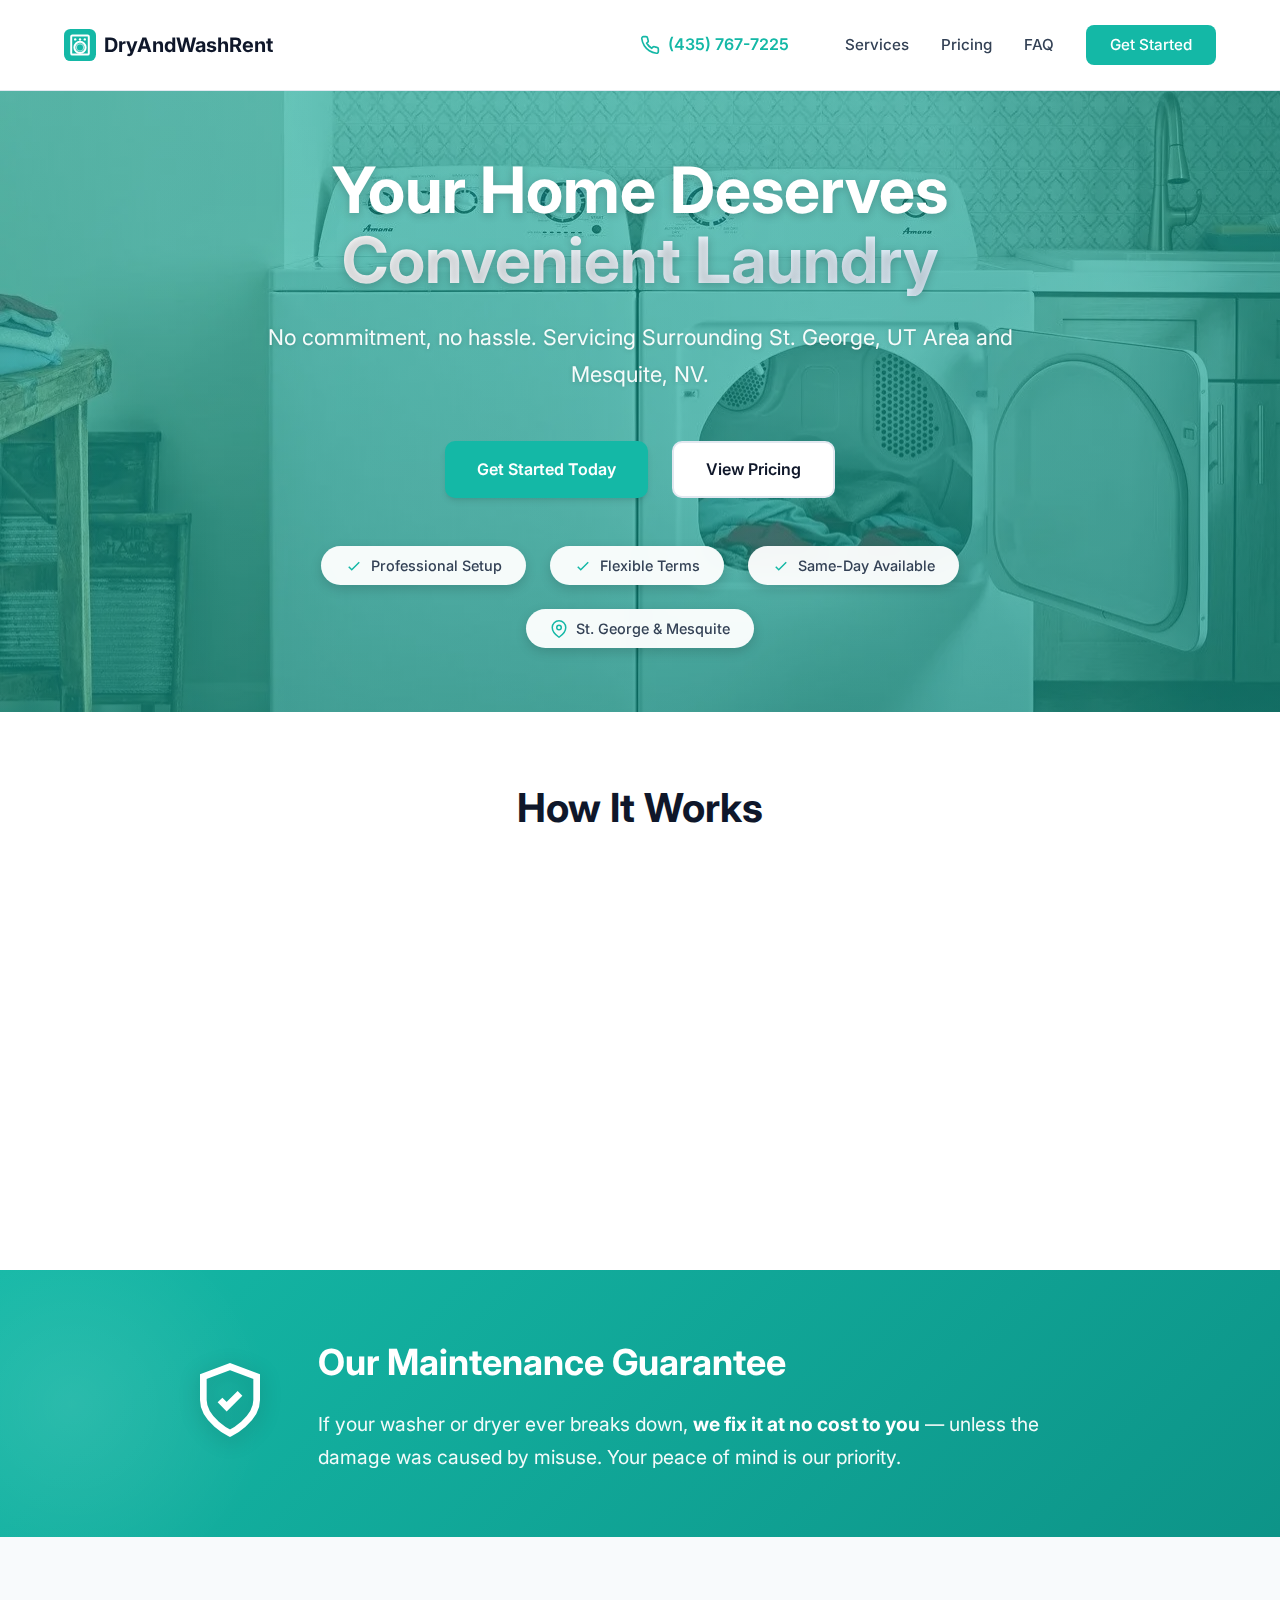
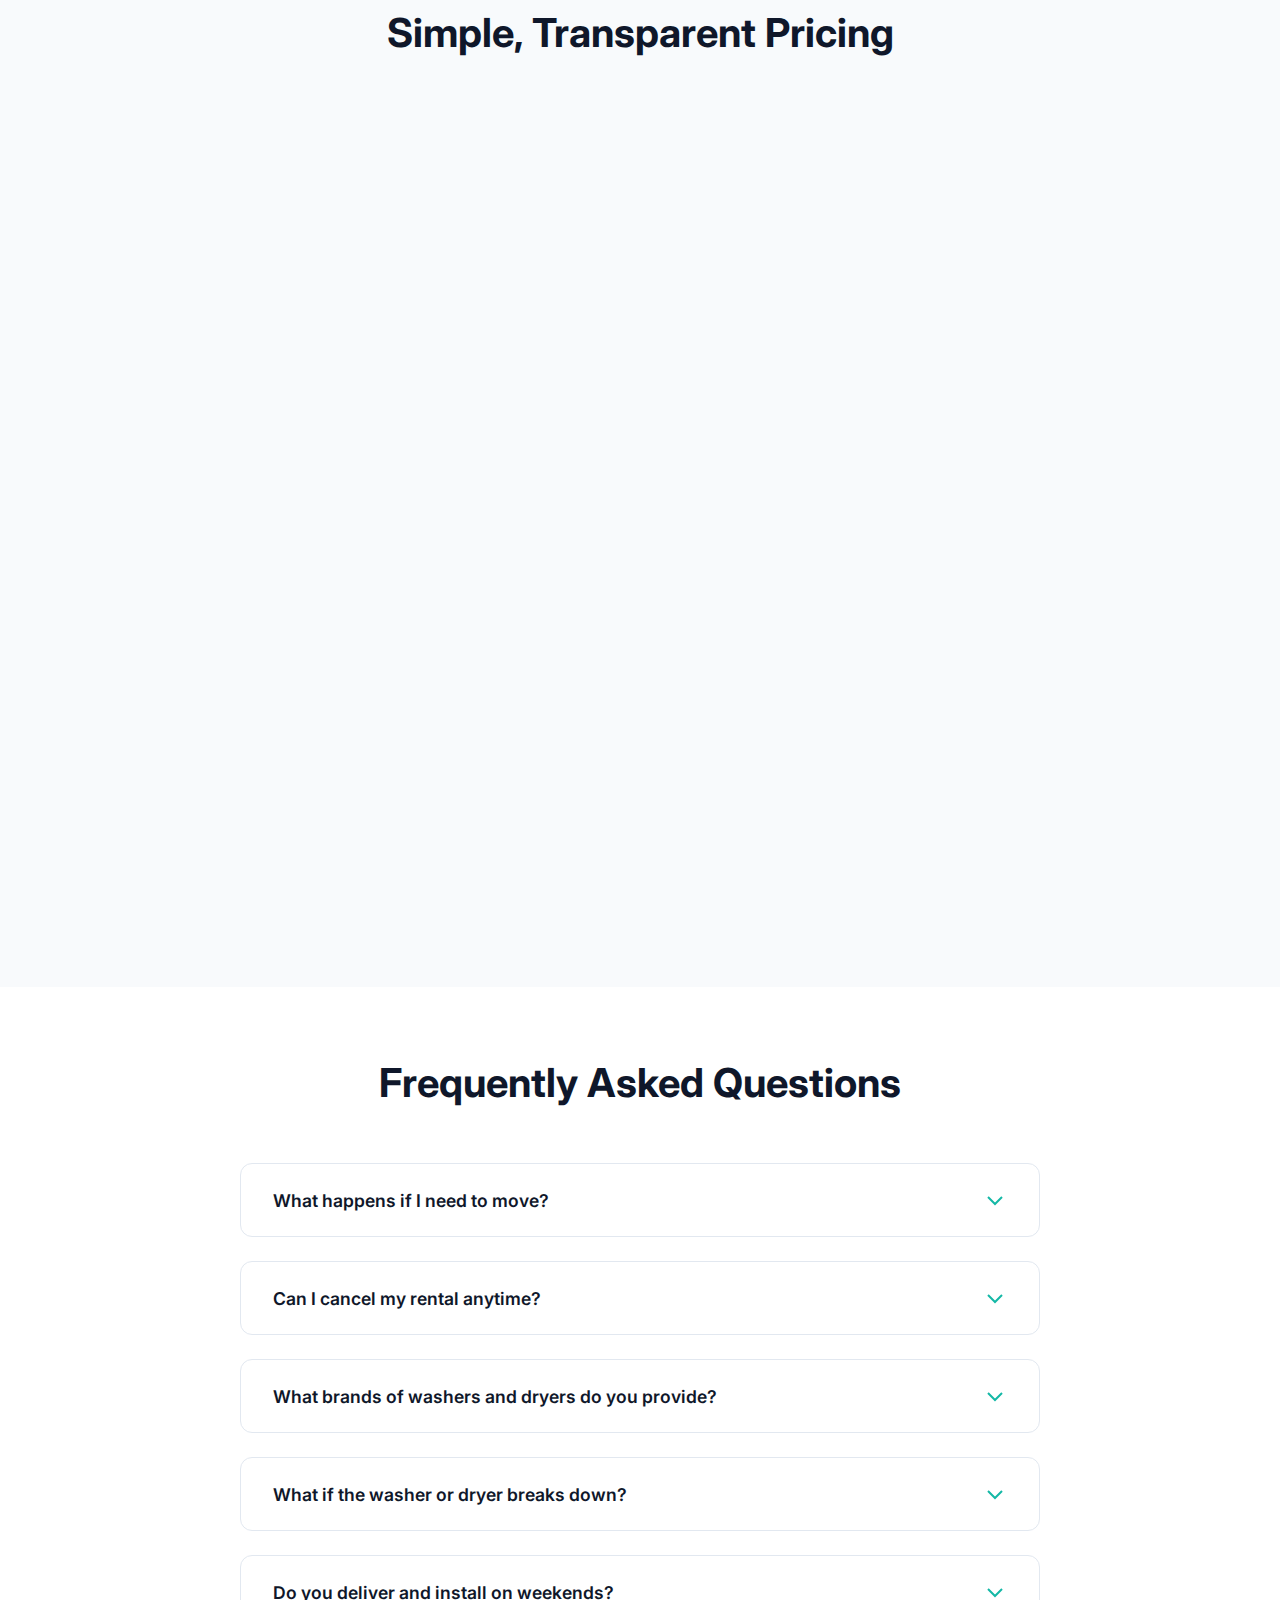
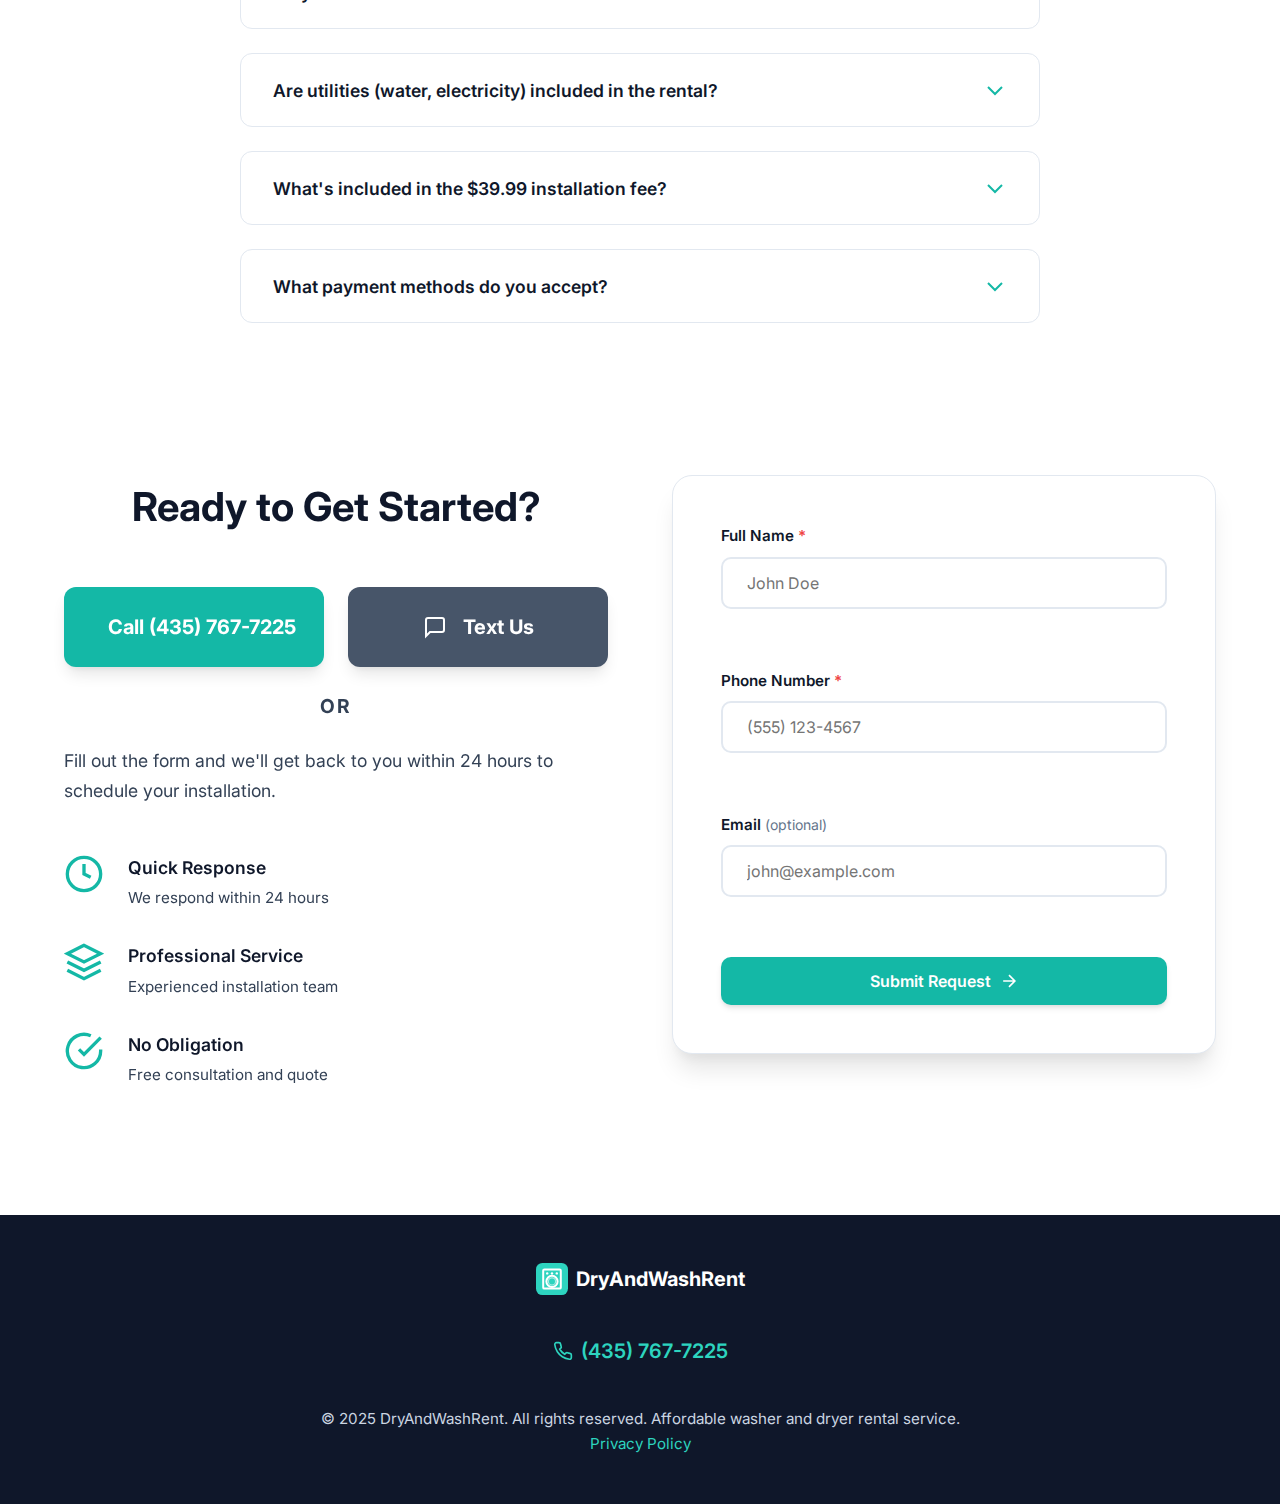
<file: index.html>
<!DOCTYPE html>
<html lang="en">
<head>
    <meta charset="UTF-8">
    <meta name="viewport" content="width=device-width, initial-scale=1.0">
    <meta name="description" content="Rent a washer and dryer in St. George, UT and Mesquite, NV. Professional installation for $39.99, only $60/month for both. Convenient, affordable laundry solutions.">
    <meta name="keywords" content="washer rental, dryer rental, appliance rental, laundry rental, rent washer and dryer, St. George Utah, Mesquite Nevada">
    <meta name="author" content="DryAndWashRent">

    <!-- Security Headers -->
    <meta http-equiv="X-Content-Type-Options" content="nosniff">
    <meta http-equiv="X-Frame-Options" content="SAMEORIGIN">
    <meta name="referrer" content="strict-origin-when-cross-origin">

    <!-- Open Graph / Facebook -->
    <meta property="og:type" content="website">
    <meta property="og:title" content="DryAndWashRent - Affordable Washer & Dryer Rental">
    <meta property="og:description" content="Rent a washer and dryer for your home. Professional installation for $39.99, only $60/month for both.">
    <meta property="og:url" content="https://dryandwashrent.com">
    <meta property="og:image" content="https://dryandwashrent.com/og-image.jpg">
    <meta property="og:image:width" content="1200">
    <meta property="og:image:height" content="630">
    <meta property="og:image:alt" content="DryAndWashRent - Affordable Washer & Dryer Rental Service">

    <!-- Twitter -->
    <meta property="twitter:card" content="summary_large_image">
    <meta property="twitter:title" content="DryAndWashRent - Affordable Washer & Dryer Rental">
    <meta property="twitter:description" content="Rent a washer and dryer for your home. Professional installation for $39.99, only $60/month for both.">
    <meta property="twitter:image" content="https://dryandwashrent.com/og-image.jpg">
    <meta property="twitter:image:alt" content="DryAndWashRent - Affordable Washer & Dryer Rental Service">

    <title>DryAndWashRent - Affordable Washer & Dryer Rental Service</title>

    <!-- Favicon -->
    <link rel="icon" type="image/svg+xml" href="favicon.svg">
    <link rel="icon" type="image/png" sizes="32x32" href="favicon.svg">
    <link rel="apple-touch-icon" href="favicon.svg">

    <!-- Preconnect for performance -->
    <link rel="preconnect" href="https://fonts.googleapis.com">
    <link rel="preconnect" href="https://fonts.gstatic.com" crossorigin>
    <link href="https://fonts.googleapis.com/css2?family=Inter:wght@400;500;600;700&display=swap" rel="stylesheet">

    <link rel="stylesheet" href="styles.min.css">

    <!-- Structured Data for SEO -->
    <script type="application/ld+json">
    {
      "@context": "https://schema.org",
      "@type": "LocalBusiness",
      "name": "DryAndWashRent",
      "description": "Washer and dryer rental service with professional installation in St. George, UT and Mesquite, NV",
      "url": "https://dryandwashrent.com",
      "telephone": "+1-435-767-7225",
      "priceRange": "$$",
      "areaServed": [
        {
          "@type": "City",
          "name": "St. George",
          "addressRegion": "UT"
        },
        {
          "@type": "City",
          "name": "Mesquite",
          "addressRegion": "NV"
        }
      ],
      "offers": [
        {
          "@type": "Offer",
          "name": "Installation Service",
          "price": "39.99",
          "priceCurrency": "USD",
          "description": "One-time professional installation"
        },
        {
          "@type": "Offer",
          "name": "Monthly Rental",
          "price": "60.00",
          "priceCurrency": "USD",
          "description": "Monthly rental for washer and dryer",
          "priceSpecification": {
            "@type": "UnitPriceSpecification",
            "price": "60.00",
            "priceCurrency": "USD",
            "unitText": "MONTH"
          }
        }
      ],
      "contactPoint": {
        "@type": "ContactPoint",
        "telephone": "+1-435-767-7225",
        "contactType": "customer service",
        "areaServed": ["US"],
        "availableLanguage": "English"
      }
    }
    </script>

    <!-- Google tag (gtag.js) -->
    <script async src="https://www.googletagmanager.com/gtag/js?id=G-X7EHVWHZM9"></script>
    <script>
      window.dataLayer = window.dataLayer || [];
      function gtag(){dataLayer.push(arguments);}
      gtag('js', new Date());

      gtag('config', 'G-X7EHVWHZM9');
    </script>
</head>
<body>
    <!-- Header -->
    <header class="header">
        <div class="container">
            <div class="logo">
                <svg class="logo-icon" viewBox="0 0 40 40" fill="none" xmlns="http://www.w3.org/2000/svg">
                    <rect width="40" height="40" rx="8" fill="currentColor"/>
                    <!-- Simple washer outline - square body -->
                    <rect x="9" y="8" width="22" height="24" rx="1.5" stroke="white" stroke-width="2.5" fill="none"/>
                    <!-- Top control dots -->
                    <circle cx="14" cy="13" r="1.5" fill="white"/>
                    <circle cx="20" cy="13" r="1.5" fill="white"/>
                    <circle cx="26" cy="13" r="1.5" fill="white"/>
                    <!-- Large front door circle -->
                    <circle cx="20" cy="23" r="7" stroke="white" stroke-width="2.5" fill="none"/>
                    <!-- Simple inner circle for depth -->
                    <circle cx="20" cy="23" r="4.5" stroke="white" stroke-width="1.5" fill="none" opacity="0.6"/>
                </svg>
                <span class="logo-text">DryAndWashRent</span>
            </div>
            <div class="header-right">
                <a href="tel:+14357677225" class="phone-link">
                    <svg class="phone-icon" viewBox="0 0 24 24" fill="none" stroke="currentColor" stroke-width="2">
                        <path d="M22 16.92v3a2 2 0 0 1-2.18 2 19.79 19.79 0 0 1-8.63-3.07 19.5 19.5 0 0 1-6-6 19.79 19.79 0 0 1-3.07-8.67A2 2 0 0 1 4.11 2h3a2 2 0 0 1 2 1.72 12.84 12.84 0 0 0 .7 2.81 2 2 0 0 1-.45 2.11L8.09 9.91a16 16 0 0 0 6 6l1.27-1.27a2 2 0 0 1 2.11-.45 12.84 12.84 0 0 0 2.81.7A2 2 0 0 1 22 16.92z"/>
                    </svg>
                    <span class="phone-number">(435) 767-7225</span>
                </a>
                <nav class="nav">
                    <a href="#services" class="nav-link">Services</a>
                    <a href="#pricing" class="nav-link">Pricing</a>
                    <a href="#faq" class="nav-link">FAQ</a>
                    <a href="#contact" class="nav-link nav-link-cta">Get Started</a>
                </nav>
            </div>
        </div>
    </header>

    <main>
    <!-- Hero Section -->
    <section class="hero">
        <div class="container">
            <div class="hero-content">
                <h1 class="hero-title">
                    Your Home Deserves<br>
                    <span class="gradient-text">Convenient Laundry</span>
                </h1>
                <p class="hero-subtitle">
                    No commitment, no hassle. Servicing Surrounding St. George, UT Area and Mesquite, NV.
                </p>
                <div class="hero-cta">
                    <a href="#contact" class="btn btn-primary">Get Started Today</a>
                    <a href="#pricing" class="btn btn-secondary">View Pricing</a>
                </div>
                <div class="hero-features">
                    <div class="feature-badge">
                        <svg class="feature-icon" viewBox="0 0 24 24" fill="none" stroke="currentColor" stroke-width="2">
                            <path d="M5 13l4 4L19 7"/>
                        </svg>
                        <span>Professional Setup</span>
                    </div>
                    <div class="feature-badge">
                        <svg class="feature-icon" viewBox="0 0 24 24" fill="none" stroke="currentColor" stroke-width="2">
                            <path d="M5 13l4 4L19 7"/>
                        </svg>
                        <span>Flexible Terms</span>
                    </div>
                    <div class="feature-badge">
                        <svg class="feature-icon" viewBox="0 0 24 24" fill="none" stroke="currentColor" stroke-width="2">
                            <path d="M5 13l4 4L19 7"/>
                        </svg>
                        <span>Same-Day Available</span>
                    </div>
                    <div class="feature-badge feature-badge-location">
                        <svg class="feature-icon" viewBox="0 0 24 24" fill="none" stroke="currentColor" stroke-width="2">
                            <path d="M21 10c0 7-9 13-9 13s-9-6-9-13a9 9 0 0 1 18 0z"/>
                            <circle cx="12" cy="10" r="3"/>
                        </svg>
                        <span>St. George & Mesquite</span>
                    </div>
                </div>
            </div>
        </div>
    </section>

    <!-- Services Section -->
    <section id="services" class="services">
        <div class="container">
            <h2 class="section-title">How It Works</h2>
            <div class="services-grid">
                <div class="service-card">
                    <div class="service-number">1</div>
                    <h3 class="service-title">Submit Your Info</h3>
                    <p class="service-description">Fill out our quick form with your contact details. Takes less than a minute.</p>
                </div>
                <div class="service-card">
                    <div class="service-number">2</div>
                    <h3 class="service-title">Schedule Installation</h3>
                    <p class="service-description">We'll contact you to arrange a convenient installation time that works for you.</p>
                </div>
                <div class="service-card">
                    <div class="service-number">3</div>
                    <h3 class="service-title">Start Washing</h3>
                    <p class="service-description">Professional installation for $39.99, then enjoy your washer and dryer immediately.</p>
                </div>
            </div>
        </div>
    </section>

    <!-- Guarantee Section -->
    <section class="guarantee">
        <div class="container">
            <div class="guarantee-content">
                <div class="guarantee-icon">
                    <svg viewBox="0 0 24 24" fill="none" stroke="currentColor" stroke-width="2">
                        <path d="M12 22s8-4 8-10V5l-8-3-8 3v7c0 6 8 10 8 10z"/>
                        <path d="M9 12l2 2 4-4"/>
                    </svg>
                </div>
                <div class="guarantee-text">
                    <h2 class="guarantee-title">Our Maintenance Guarantee</h2>
                    <p class="guarantee-description">
                        If your washer or dryer ever breaks down, <strong>we fix it at no cost to you</strong> — unless the damage was caused by misuse. Your peace of mind is our priority.
                    </p>
                </div>
            </div>
        </div>
    </section>

    <!-- Pricing Section -->
    <section id="pricing" class="pricing">
        <div class="container">
            <h2 class="section-title">Simple, Transparent Pricing</h2>
            <div class="pricing-card">
                <div class="pricing-header">
                    <h3 class="pricing-title">Complete Laundry Solution</h3>
                    <p class="pricing-subtitle">Washer + Dryer Bundle</p>
                </div>
                <div class="pricing-details">
                    <div class="price-item">
                        <div class="price-label">One-Time Installation</div>
                        <div class="price-value">$39.99</div>
                    </div>
                    <div class="price-divider"></div>
                    <div class="price-item price-item-highlight">
                        <div class="price-label">Monthly Rental</div>
                        <div class="price-value-large">$60<span class="price-period">/month</span></div>
                    </div>
                </div>
                <ul class="pricing-features">
                    <li>
                        <svg class="check-icon" viewBox="0 0 24 24" fill="none" stroke="currentColor" stroke-width="2">
                            <path d="M5 13l4 4L19 7"/>
                        </svg>
                        Both washer and dryer included
                    </li>
                    <li>
                        <svg class="check-icon" viewBox="0 0 24 24" fill="none" stroke="currentColor" stroke-width="2">
                            <path d="M5 13l4 4L19 7"/>
                        </svg>
                        Professional installation and setup
                    </li>
                    <li>
                        <svg class="check-icon" viewBox="0 0 24 24" fill="none" stroke="currentColor" stroke-width="2">
                            <path d="M5 13l4 4L19 7"/>
                        </svg>
                        No long-term commitment required
                    </li>
                    <li>
                        <svg class="check-icon" viewBox="0 0 24 24" fill="none" stroke="currentColor" stroke-width="2">
                            <path d="M5 13l4 4L19 7"/>
                        </svg>
                        Maintenance support included
                    </li>
                </ul>
                <a href="#contact" class="btn btn-primary btn-full">Get Started Now</a>
            </div>
        </div>
    </section>

    <!-- FAQ Section -->
    <section id="faq" class="faq">
        <div class="container">
            <h2 class="section-title">Frequently Asked Questions</h2>
            <div class="faq-container">
                <div class="faq-item">
                    <button class="faq-question">
                        <span>What happens if I need to move?</span>
                        <svg class="faq-icon" viewBox="0 0 24 24" fill="none" stroke="currentColor" stroke-width="2">
                            <path d="M19 9l-7 7-7-7"/>
                        </svg>
                    </button>
                    <div class="faq-answer">
                        <p>No problem! You can either take the washer and dryer with you to your new home (we'll help you move them for a small fee), or you can cancel your rental. There are no penalties for moving.</p>
                    </div>
                </div>

                <div class="faq-item">
                    <button class="faq-question">
                        <span>Can I cancel my rental anytime?</span>
                        <svg class="faq-icon" viewBox="0 0 24 24" fill="none" stroke="currentColor" stroke-width="2">
                            <path d="M19 9l-7 7-7-7"/>
                        </svg>
                    </button>
                    <div class="faq-answer">
                        <p>Yes! We offer flexible month-to-month rentals with no long-term contracts. Just give us 30 days notice, and we'll arrange to pick up the machines. It's that simple.</p>
                    </div>
                </div>

                <div class="faq-item">
                    <button class="faq-question">
                        <span>What brands of washers and dryers do you provide?</span>
                        <svg class="faq-icon" viewBox="0 0 24 24" fill="none" stroke="currentColor" stroke-width="2">
                            <path d="M19 9l-7 7-7-7"/>
                        </svg>
                    </button>
                    <div class="faq-answer">
                        <p>We provide high-quality, reliable brands like Whirlpool, Maytag, and GE. All machines are thoroughly inspected, cleaned, and tested before installation to ensure they work perfectly.</p>
                    </div>
                </div>

                <div class="faq-item">
                    <button class="faq-question">
                        <span>What if the washer or dryer breaks down?</span>
                        <svg class="faq-icon" viewBox="0 0 24 24" fill="none" stroke="currentColor" stroke-width="2">
                            <path d="M19 9l-7 7-7-7"/>
                        </svg>
                    </button>
                    <div class="faq-answer">
                        <p>We've got you covered! If your machine breaks down due to normal wear and tear, we'll repair or replace it at no cost to you. We typically respond within 24-48 hours. You're only responsible for damage caused by misuse.</p>
                    </div>
                </div>

                <div class="faq-item">
                    <button class="faq-question">
                        <span>Do you deliver and install on weekends?</span>
                        <svg class="faq-icon" viewBox="0 0 24 24" fill="none" stroke="currentColor" stroke-width="2">
                            <path d="M19 9l-7 7-7-7"/>
                        </svg>
                    </button>
                    <div class="faq-answer">
                        <p>Yes! We offer flexible scheduling including weekends to accommodate your busy schedule. When you submit your request, we'll work with you to find a convenient time for installation.</p>
                    </div>
                </div>

                <div class="faq-item">
                    <button class="faq-question">
                        <span>Are utilities (water, electricity) included in the rental?</span>
                        <svg class="faq-icon" viewBox="0 0 24 24" fill="none" stroke="currentColor" stroke-width="2">
                            <path d="M19 9l-7 7-7-7"/>
                        </svg>
                    </button>
                    <div class="faq-answer">
                        <p>No, you're responsible for the water and electricity used by the machines, just like you would with purchased appliances. The $60/month rental fee covers the equipment and maintenance only.</p>
                    </div>
                </div>

                <div class="faq-item">
                    <button class="faq-question">
                        <span>What's included in the $39.99 installation fee?</span>
                        <svg class="faq-icon" viewBox="0 0 24 24" fill="none" stroke="currentColor" stroke-width="2">
                            <path d="M19 9l-7 7-7-7"/>
                        </svg>
                    </button>
                    <div class="faq-answer">
                        <p>The installation fee covers delivery, professional installation, connection to your existing water and power hookups, and a full demonstration of how to use the machines. We'll make sure everything is working perfectly before we leave.</p>
                    </div>
                </div>

                <div class="faq-item">
                    <button class="faq-question">
                        <span>What payment methods do you accept?</span>
                        <svg class="faq-icon" viewBox="0 0 24 24" fill="none" stroke="currentColor" stroke-width="2">
                            <path d="M19 9l-7 7-7-7"/>
                        </svg>
                    </button>
                    <div class="faq-answer">
                        <p>We accept all major credit cards, debit cards, checks, and cash. Monthly payments can be set up on autopay for your convenience, or you can pay manually each month.</p>
                    </div>
                </div>

            </div>
        </div>
    </section>

    <!-- Contact Form Section -->
    <section id="contact" class="contact">
        <div class="container">
            <div class="contact-wrapper">
                <div class="contact-info">
                    <h2 class="section-title">Ready to Get Started?</h2>
                    <div class="contact-phone-options">
                        <a href="tel:+14357677225" class="contact-phone-cta contact-phone-call">
                            <svg class="phone-icon" viewBox="0 0 24 24" fill="none" stroke="currentColor" stroke-width="2">
                                <path d="M22 16.92v3a2 2 0 0 1-2.18 2 19.79 19.79 0 0 1-8.63-3.07 19.5 19.5 0 0 1-6-6 19.79 19.79 0 0 1-3.07-8.67A2 2 0 0 1 4.11 2h3a2 2 0 0 1 2 1.72 12.84 12.84 0 0 0 .7 2.81 2 2 0 0 1-.45 2.11L8.09 9.91a16 16 0 0 0 6 6l1.27-1.27a2 2 0 0 1 2.11-.45 12.84 12.84 0 0 0 2.81.7A2 2 0 0 1 22 16.92z"/>
                            </svg>
                            <span>Call (435) 767-7225</span>
                        </a>
                        <a href="sms:+14357677225" class="contact-phone-cta contact-phone-text">
                            <svg class="phone-icon" viewBox="0 0 24 24" fill="none" stroke="currentColor" stroke-width="2">
                                <path d="M21 15a2 2 0 0 1-2 2H7l-4 4V5a2 2 0 0 1 2-2h14a2 2 0 0 1 2 2z"/>
                            </svg>
                            <span>Text Us</span>
                        </a>
                    </div>
                    <p class="contact-or">OR</p>
                    <p class="contact-description">
                        Fill out the form and we'll get back to you within 24 hours to schedule your installation.
                    </p>
                    <div class="contact-benefits">
                        <div class="benefit-item">
                            <svg class="benefit-icon" viewBox="0 0 24 24" fill="none" stroke="currentColor" stroke-width="2">
                                <circle cx="12" cy="12" r="10"/>
                                <path d="M12 6v6l4 2"/>
                            </svg>
                            <div>
                                <h3>Quick Response</h3>
                                <p>We respond within 24 hours</p>
                            </div>
                        </div>
                        <div class="benefit-item">
                            <svg class="benefit-icon" viewBox="0 0 24 24" fill="none" stroke="currentColor" stroke-width="2">
                                <path d="M12 2L2 7l10 5 10-5-10-5z"/>
                                <path d="M2 17l10 5 10-5M2 12l10 5 10-5"/>
                            </svg>
                            <div>
                                <h3>Professional Service</h3>
                                <p>Experienced installation team</p>
                            </div>
                        </div>
                        <div class="benefit-item">
                            <svg class="benefit-icon" viewBox="0 0 24 24" fill="none" stroke="currentColor" stroke-width="2">
                                <path d="M22 11.08V12a10 10 0 1 1-5.93-9.14"/>
                                <path d="M22 4L12 14.01l-3-3"/>
                            </svg>
                            <div>
                                <h3>No Obligation</h3>
                                <p>Free consultation and quote</p>
                            </div>
                        </div>
                    </div>
                </div>
                <div class="contact-form-container">
                    <form id="contactForm" class="contact-form" action="https://formspree.io/f/xyzrjqbl" method="POST" novalidate>
                        <div class="form-group">
                            <label for="name" class="form-label">Full Name <span class="required">*</span></label>
                            <input
                                type="text"
                                id="name"
                                name="name"
                                class="form-input"
                                placeholder="John Doe"
                                required
                                autocomplete="name"
                            >
                            <span class="form-error" id="nameError"></span>
                        </div>
                        <div class="form-group">
                            <label for="phone" class="form-label">Phone Number <span class="required">*</span></label>
                            <input
                                type="tel"
                                id="phone"
                                name="phone"
                                class="form-input"
                                placeholder="(555) 123-4567"
                                required
                                autocomplete="tel"
                            >
                            <span class="form-error" id="phoneError"></span>
                        </div>
                        <div class="form-group">
                            <label for="email" class="form-label">Email <span class="optional">(optional)</span></label>
                            <input
                                type="email"
                                id="email"
                                name="email"
                                class="form-input"
                                placeholder="john@example.com"
                                autocomplete="email"
                            >
                            <span class="form-error" id="emailError"></span>
                        </div>
                        <button type="submit" class="btn btn-primary btn-full">
                            <span class="btn-text">Submit Request</span>
                            <svg class="btn-icon" viewBox="0 0 24 24" fill="none" stroke="currentColor" stroke-width="2">
                                <path d="M5 12h14M12 5l7 7-7 7"/>
                            </svg>
                        </button>
                    </form>
                    <div id="successMessage" class="success-message" style="display: none;">
                        <svg class="success-icon" viewBox="0 0 24 24" fill="none" stroke="currentColor" stroke-width="2">
                            <path d="M22 11.08V12a10 10 0 1 1-5.93-9.14"/>
                            <path d="M22 4L12 14.01l-3-3"/>
                        </svg>
                        <h3>Thank You!</h3>
                        <p>We've received your request and will contact you within 24 hours to schedule your installation.</p>
                    </div>
                </div>
            </div>
        </div>
    </section>
    </main>

    <!-- Footer -->
    <footer class="footer">
        <div class="container">
            <div class="footer-content">
                <div class="footer-logo">
                    <svg class="logo-icon" viewBox="0 0 40 40" fill="none" xmlns="http://www.w3.org/2000/svg">
                        <rect width="40" height="40" rx="8" fill="currentColor"/>
                        <!-- Simple washer outline - square body -->
                        <rect x="9" y="8" width="22" height="24" rx="1.5" stroke="white" stroke-width="2.5" fill="none"/>
                        <!-- Top control dots -->
                        <circle cx="14" cy="13" r="1.5" fill="white"/>
                        <circle cx="20" cy="13" r="1.5" fill="white"/>
                        <circle cx="26" cy="13" r="1.5" fill="white"/>
                        <!-- Large front door circle -->
                        <circle cx="20" cy="23" r="7" stroke="white" stroke-width="2.5" fill="none"/>
                        <!-- Simple inner circle for depth -->
                        <circle cx="20" cy="23" r="4.5" stroke="white" stroke-width="1.5" fill="none" opacity="0.6"/>
                    </svg>
                    <span class="logo-text">DryAndWashRent</span>
                </div>
                <a href="tel:+14357677225" class="footer-phone">
                    <svg class="phone-icon" viewBox="0 0 24 24" fill="none" stroke="currentColor" stroke-width="2">
                        <path d="M22 16.92v3a2 2 0 0 1-2.18 2 19.79 19.79 0 0 1-8.63-3.07 19.5 19.5 0 0 1-6-6 19.79 19.79 0 0 1-3.07-8.67A2 2 0 0 1 4.11 2h3a2 2 0 0 1 2 1.72 12.84 12.84 0 0 0 .7 2.81 2 2 0 0 1-.45 2.11L8.09 9.91a16 16 0 0 0 6 6l1.27-1.27a2 2 0 0 1 2.11-.45 12.84 12.84 0 0 0 2.81.7A2 2 0 0 1 22 16.92z"/>
                    </svg>
                    (435) 767-7225
                </a>
                <p class="footer-text">
                    &copy; 2025 DryAndWashRent. All rights reserved. Affordable washer and dryer rental service.
                    <br>
                    <a href="privacy.html" style="color: var(--primary-light); text-decoration: none;">Privacy Policy</a>
                </p>
            </div>
        </div>
    </footer>

    <script src="script.min.js"></script>
</body>
</html>
</file>
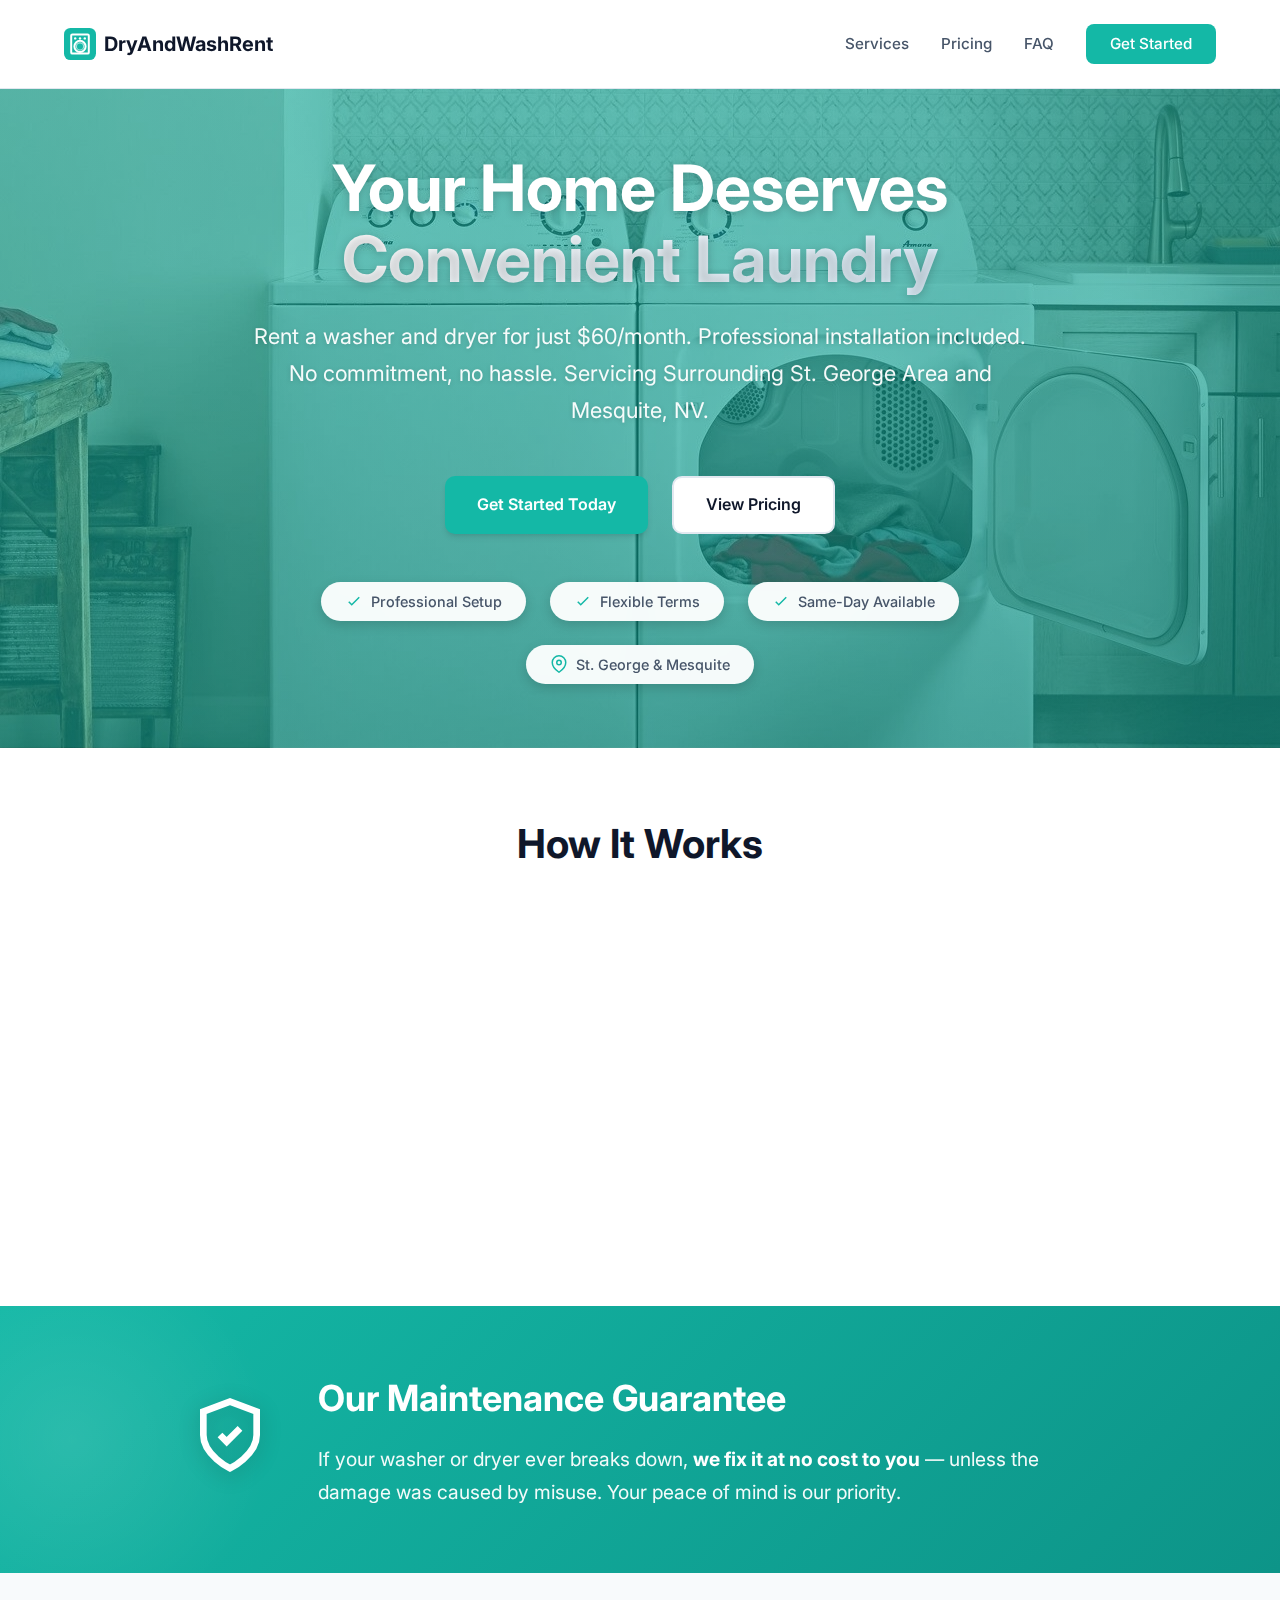
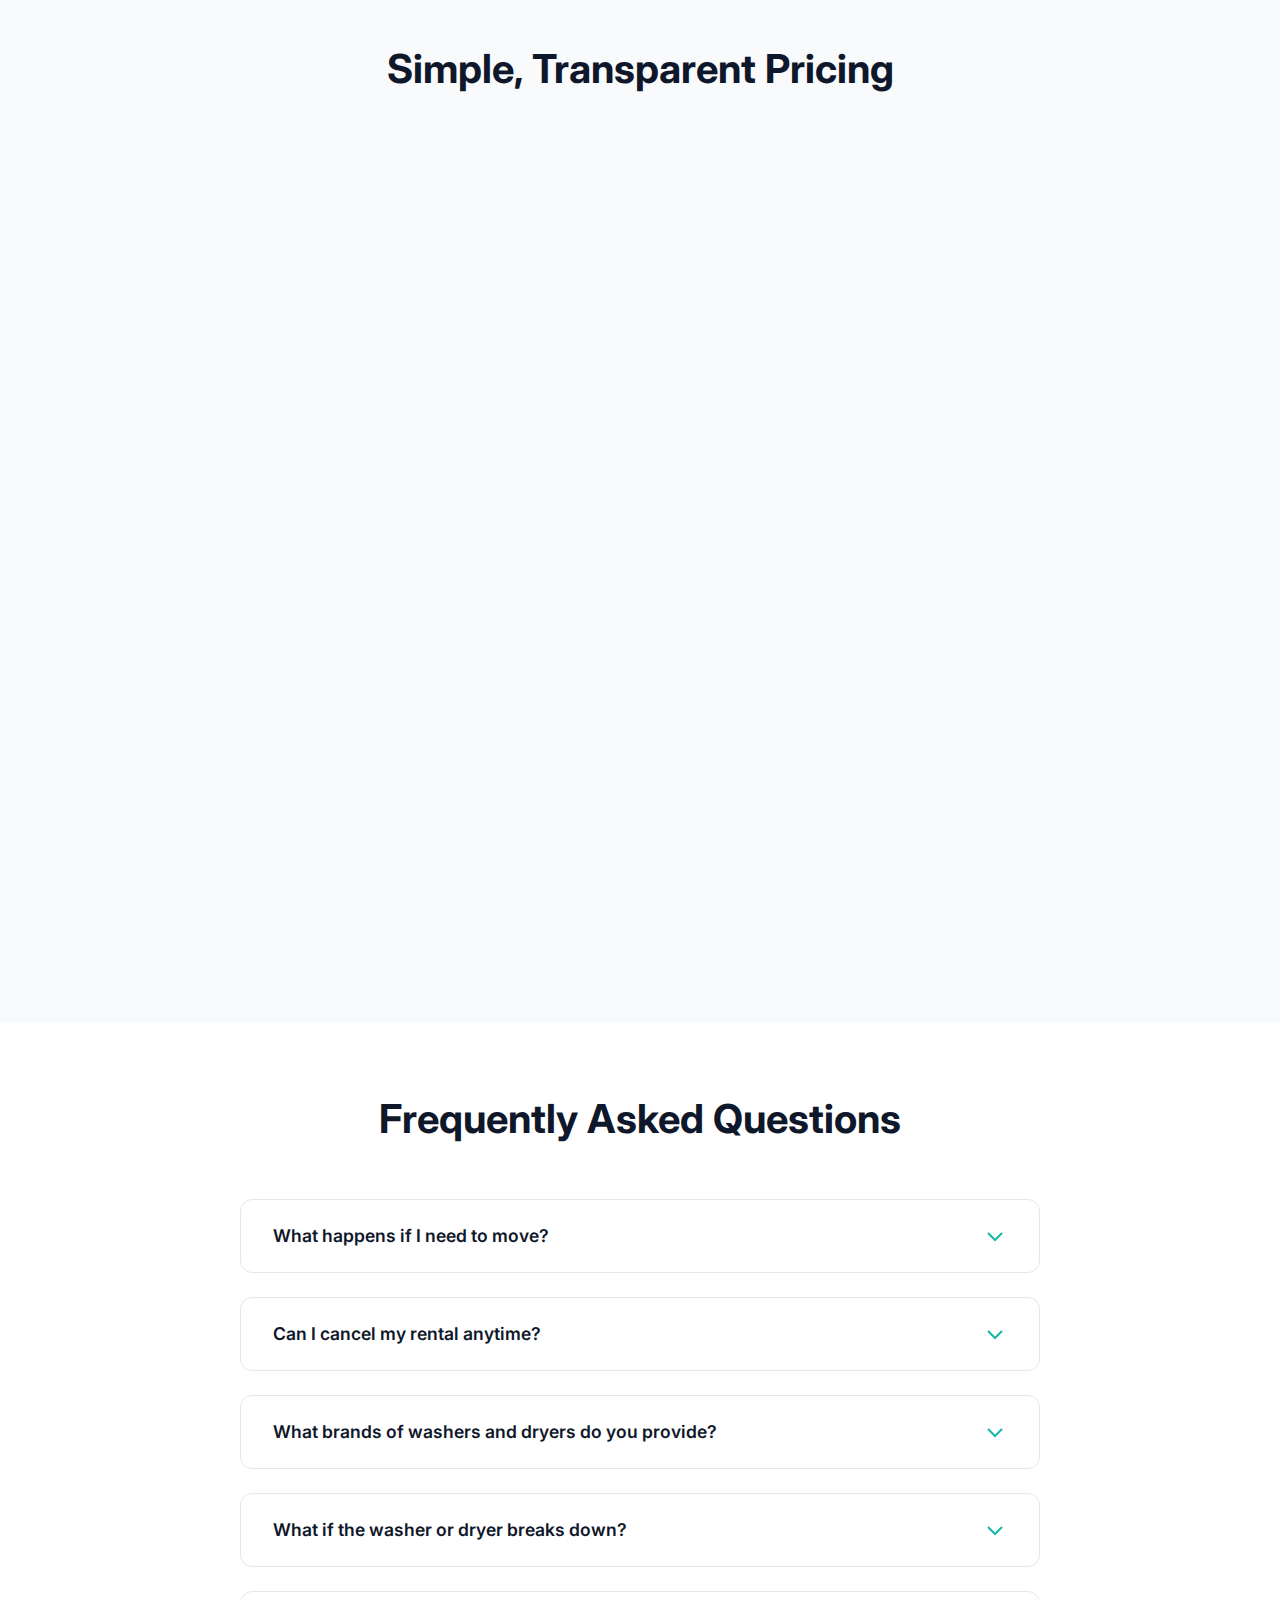
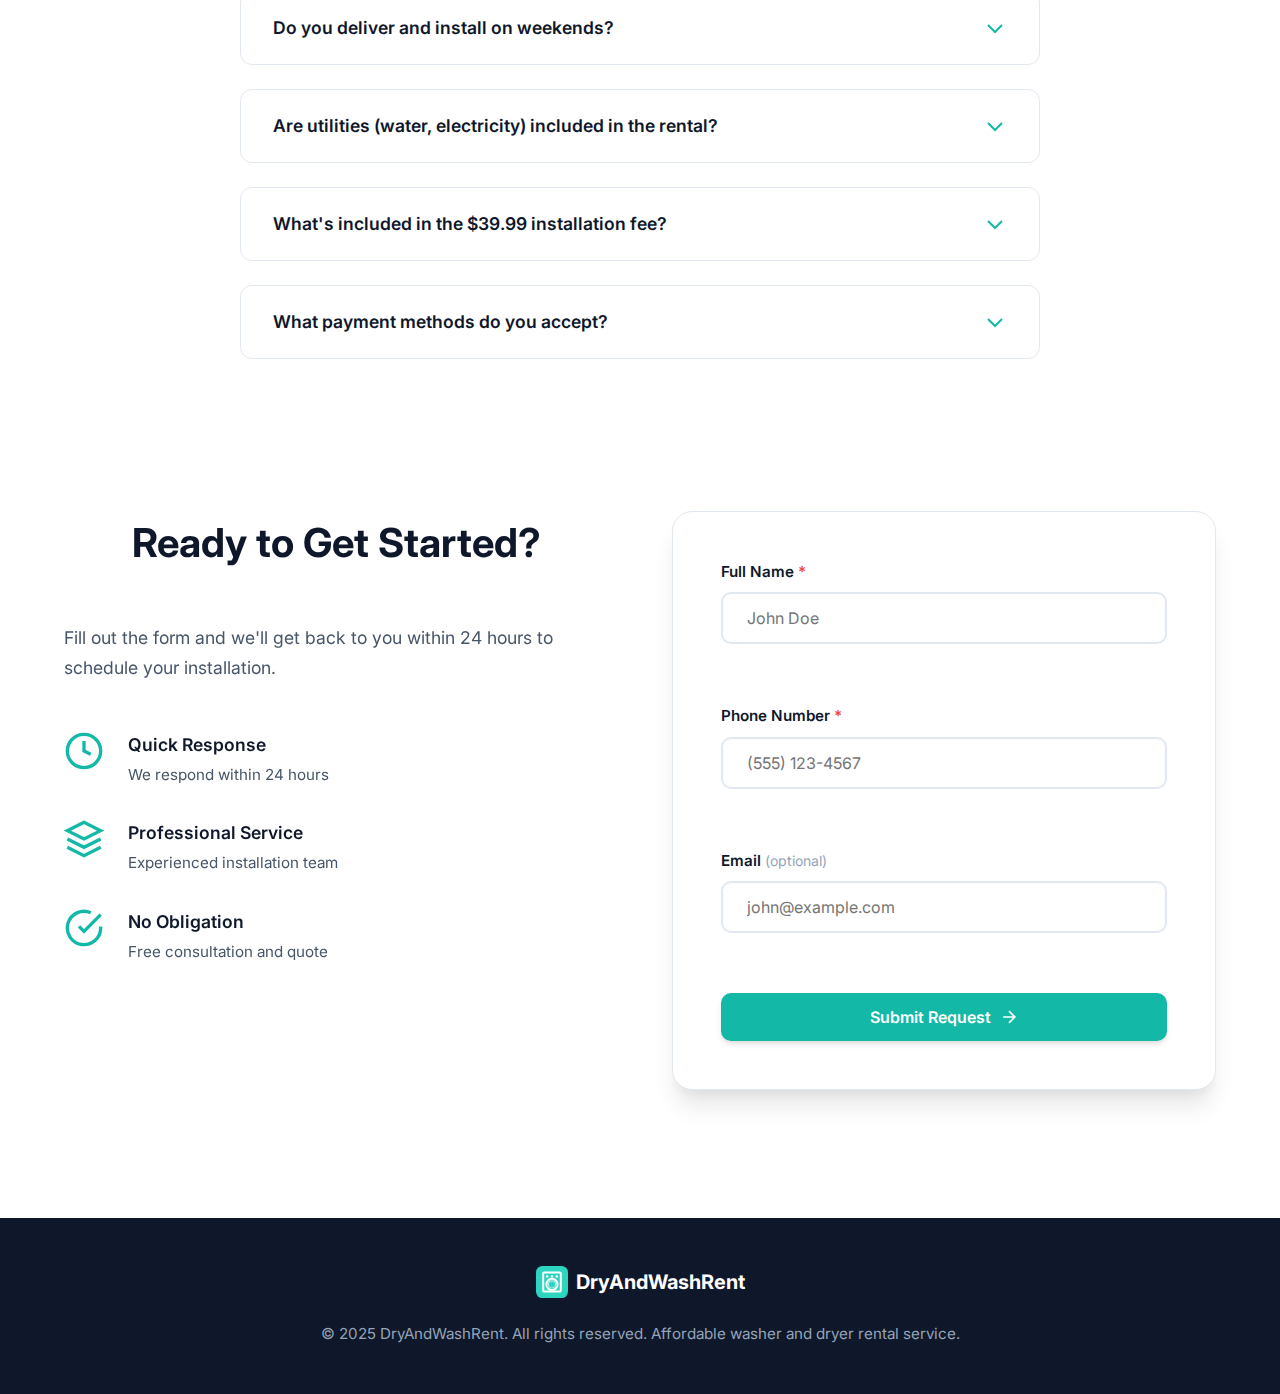
<file: dryandwashrent/index.html>
<!DOCTYPE html>
<html lang="en">
<head>
    <meta charset="UTF-8">
    <meta name="viewport" content="width=device-width, initial-scale=1.0">
    <meta name="description" content="Rent a washer and dryer in St. George, UT and Mesquite, NV. Professional installation for $39.99, only $60/month for both. Convenient, affordable laundry solutions.">
    <meta name="keywords" content="washer rental, dryer rental, appliance rental, laundry rental, rent washer and dryer, St. George Utah, Mesquite Nevada">
    <meta name="author" content="DryAndWashRent">

    <!-- Open Graph / Facebook -->
    <meta property="og:type" content="website">
    <meta property="og:title" content="DryAndWashRent - Affordable Washer & Dryer Rental">
    <meta property="og:description" content="Rent a washer and dryer for your home. Professional installation for $39.99, only $60/month for both.">
    <meta property="og:url" content="https://dryandwashrent.com">

    <!-- Twitter -->
    <meta property="twitter:card" content="summary_large_image">
    <meta property="twitter:title" content="DryAndWashRent - Affordable Washer & Dryer Rental">
    <meta property="twitter:description" content="Rent a washer and dryer for your home. Professional installation for $39.99, only $60/month for both.">

    <title>DryAndWashRent - Affordable Washer & Dryer Rental Service</title>

    <!-- Favicon -->
    <link rel="icon" type="image/svg+xml" href="favicon.svg">
    <link rel="icon" type="image/png" sizes="32x32" href="favicon.svg">
    <link rel="apple-touch-icon" href="favicon.svg">

    <!-- Preconnect for performance -->
    <link rel="preconnect" href="https://fonts.googleapis.com">
    <link rel="preconnect" href="https://fonts.gstatic.com" crossorigin>
    <link href="https://fonts.googleapis.com/css2?family=Inter:wght@400;500;600;700&display=swap" rel="stylesheet">

    <link rel="stylesheet" href="styles.css">

    <!-- Structured Data for SEO -->
    <script type="application/ld+json">
    {
      "@context": "https://schema.org",
      "@type": "LocalBusiness",
      "name": "DryAndWashRent",
      "description": "Washer and dryer rental service with professional installation",
      "priceRange": "$$",
      "areaServed": [
        {
          "@type": "City",
          "name": "St. George",
          "addressRegion": "UT"
        },
        {
          "@type": "City",
          "name": "Mesquite",
          "addressRegion": "NV"
        }
      ],
      "offers": {
        "@type": "Offer",
        "price": "60.00",
        "priceCurrency": "USD",
        "description": "Monthly rental for washer and dryer"
      }
    }
    </script>
</head>
<body>
    <!-- Header -->
    <header class="header">
        <div class="container">
            <div class="logo">
                <svg class="logo-icon" viewBox="0 0 40 40" fill="none" xmlns="http://www.w3.org/2000/svg">
                    <rect width="40" height="40" rx="8" fill="currentColor"/>
                    <!-- Simple washer outline - square body -->
                    <rect x="9" y="8" width="22" height="24" rx="1.5" stroke="white" stroke-width="2.5" fill="none"/>
                    <!-- Top control dots -->
                    <circle cx="14" cy="13" r="1.5" fill="white"/>
                    <circle cx="20" cy="13" r="1.5" fill="white"/>
                    <circle cx="26" cy="13" r="1.5" fill="white"/>
                    <!-- Large front door circle -->
                    <circle cx="20" cy="23" r="7" stroke="white" stroke-width="2.5" fill="none"/>
                    <!-- Simple inner circle for depth -->
                    <circle cx="20" cy="23" r="4.5" stroke="white" stroke-width="1.5" fill="none" opacity="0.6"/>
                </svg>
                <span class="logo-text">DryAndWashRent</span>
            </div>
            <nav class="nav">
                <a href="#services" class="nav-link">Services</a>
                <a href="#pricing" class="nav-link">Pricing</a>
                <a href="#faq" class="nav-link">FAQ</a>
                <a href="#contact" class="nav-link nav-link-cta">Get Started</a>
            </nav>
        </div>
    </header>

    <!-- Hero Section -->
    <section class="hero">
        <div class="container">
            <div class="hero-content">
                <h1 class="hero-title">
                    Your Home Deserves<br>
                    <span class="gradient-text">Convenient Laundry</span>
                </h1>
                <p class="hero-subtitle">
                    Rent a washer and dryer for just $60/month. Professional installation included. No commitment, no hassle. Servicing Surrounding St. George Area and Mesquite, NV.
                </p>
                <div class="hero-cta">
                    <a href="#contact" class="btn btn-primary">Get Started Today</a>
                    <a href="#pricing" class="btn btn-secondary">View Pricing</a>
                </div>
                <div class="hero-features">
                    <div class="feature-badge">
                        <svg class="feature-icon" viewBox="0 0 24 24" fill="none" stroke="currentColor" stroke-width="2">
                            <path d="M5 13l4 4L19 7"/>
                        </svg>
                        <span>Professional Setup</span>
                    </div>
                    <div class="feature-badge">
                        <svg class="feature-icon" viewBox="0 0 24 24" fill="none" stroke="currentColor" stroke-width="2">
                            <path d="M5 13l4 4L19 7"/>
                        </svg>
                        <span>Flexible Terms</span>
                    </div>
                    <div class="feature-badge">
                        <svg class="feature-icon" viewBox="0 0 24 24" fill="none" stroke="currentColor" stroke-width="2">
                            <path d="M5 13l4 4L19 7"/>
                        </svg>
                        <span>Same-Day Available</span>
                    </div>
                    <div class="feature-badge feature-badge-location">
                        <svg class="feature-icon" viewBox="0 0 24 24" fill="none" stroke="currentColor" stroke-width="2">
                            <path d="M21 10c0 7-9 13-9 13s-9-6-9-13a9 9 0 0 1 18 0z"/>
                            <circle cx="12" cy="10" r="3"/>
                        </svg>
                        <span>St. George & Mesquite</span>
                    </div>
                </div>
            </div>
        </div>
    </section>

    <!-- Services Section -->
    <section id="services" class="services">
        <div class="container">
            <h2 class="section-title">How It Works</h2>
            <div class="services-grid">
                <div class="service-card">
                    <div class="service-number">1</div>
                    <h3 class="service-title">Submit Your Info</h3>
                    <p class="service-description">Fill out our quick form with your contact details. Takes less than a minute.</p>
                </div>
                <div class="service-card">
                    <div class="service-number">2</div>
                    <h3 class="service-title">Schedule Installation</h3>
                    <p class="service-description">We'll contact you to arrange a convenient installation time that works for you.</p>
                </div>
                <div class="service-card">
                    <div class="service-number">3</div>
                    <h3 class="service-title">Start Washing</h3>
                    <p class="service-description">Professional installation for $39.99, then enjoy your washer and dryer immediately.</p>
                </div>
            </div>
        </div>
    </section>

    <!-- Guarantee Section -->
    <section class="guarantee">
        <div class="container">
            <div class="guarantee-content">
                <div class="guarantee-icon">
                    <svg viewBox="0 0 24 24" fill="none" stroke="currentColor" stroke-width="2">
                        <path d="M12 22s8-4 8-10V5l-8-3-8 3v7c0 6 8 10 8 10z"/>
                        <path d="M9 12l2 2 4-4"/>
                    </svg>
                </div>
                <div class="guarantee-text">
                    <h2 class="guarantee-title">Our Maintenance Guarantee</h2>
                    <p class="guarantee-description">
                        If your washer or dryer ever breaks down, <strong>we fix it at no cost to you</strong> — unless the damage was caused by misuse. Your peace of mind is our priority.
                    </p>
                </div>
            </div>
        </div>
    </section>

    <!-- Pricing Section -->
    <section id="pricing" class="pricing">
        <div class="container">
            <h2 class="section-title">Simple, Transparent Pricing</h2>
            <div class="pricing-card">
                <div class="pricing-header">
                    <h3 class="pricing-title">Complete Laundry Solution</h3>
                    <p class="pricing-subtitle">Washer + Dryer Bundle</p>
                </div>
                <div class="pricing-details">
                    <div class="price-item">
                        <div class="price-label">One-Time Installation</div>
                        <div class="price-value">$39.99</div>
                    </div>
                    <div class="price-divider"></div>
                    <div class="price-item price-item-highlight">
                        <div class="price-label">Monthly Rental</div>
                        <div class="price-value-large">$60<span class="price-period">/month</span></div>
                    </div>
                </div>
                <ul class="pricing-features">
                    <li>
                        <svg class="check-icon" viewBox="0 0 24 24" fill="none" stroke="currentColor" stroke-width="2">
                            <path d="M5 13l4 4L19 7"/>
                        </svg>
                        Both washer and dryer included
                    </li>
                    <li>
                        <svg class="check-icon" viewBox="0 0 24 24" fill="none" stroke="currentColor" stroke-width="2">
                            <path d="M5 13l4 4L19 7"/>
                        </svg>
                        Professional installation and setup
                    </li>
                    <li>
                        <svg class="check-icon" viewBox="0 0 24 24" fill="none" stroke="currentColor" stroke-width="2">
                            <path d="M5 13l4 4L19 7"/>
                        </svg>
                        No long-term commitment required
                    </li>
                    <li>
                        <svg class="check-icon" viewBox="0 0 24 24" fill="none" stroke="currentColor" stroke-width="2">
                            <path d="M5 13l4 4L19 7"/>
                        </svg>
                        Maintenance support included
                    </li>
                </ul>
                <a href="#contact" class="btn btn-primary btn-full">Get Started Now</a>
            </div>
        </div>
    </section>

    <!-- FAQ Section -->
    <section id="faq" class="faq">
        <div class="container">
            <h2 class="section-title">Frequently Asked Questions</h2>
            <div class="faq-container">
                <div class="faq-item">
                    <button class="faq-question">
                        <span>What happens if I need to move?</span>
                        <svg class="faq-icon" viewBox="0 0 24 24" fill="none" stroke="currentColor" stroke-width="2">
                            <path d="M19 9l-7 7-7-7"/>
                        </svg>
                    </button>
                    <div class="faq-answer">
                        <p>No problem! You can either take the washer and dryer with you to your new home (we'll help you move them for a small fee), or you can cancel your rental. There are no penalties for moving.</p>
                    </div>
                </div>

                <div class="faq-item">
                    <button class="faq-question">
                        <span>Can I cancel my rental anytime?</span>
                        <svg class="faq-icon" viewBox="0 0 24 24" fill="none" stroke="currentColor" stroke-width="2">
                            <path d="M19 9l-7 7-7-7"/>
                        </svg>
                    </button>
                    <div class="faq-answer">
                        <p>Yes! We offer flexible month-to-month rentals with no long-term contracts. Just give us 30 days notice, and we'll arrange to pick up the machines. It's that simple.</p>
                    </div>
                </div>

                <div class="faq-item">
                    <button class="faq-question">
                        <span>What brands of washers and dryers do you provide?</span>
                        <svg class="faq-icon" viewBox="0 0 24 24" fill="none" stroke="currentColor" stroke-width="2">
                            <path d="M19 9l-7 7-7-7"/>
                        </svg>
                    </button>
                    <div class="faq-answer">
                        <p>We provide high-quality, reliable brands like Whirlpool, Maytag, and GE. All machines are thoroughly inspected, cleaned, and tested before installation to ensure they work perfectly.</p>
                    </div>
                </div>

                <div class="faq-item">
                    <button class="faq-question">
                        <span>What if the washer or dryer breaks down?</span>
                        <svg class="faq-icon" viewBox="0 0 24 24" fill="none" stroke="currentColor" stroke-width="2">
                            <path d="M19 9l-7 7-7-7"/>
                        </svg>
                    </button>
                    <div class="faq-answer">
                        <p>We've got you covered! If your machine breaks down due to normal wear and tear, we'll repair or replace it at no cost to you. We typically respond within 24-48 hours. You're only responsible for damage caused by misuse.</p>
                    </div>
                </div>

                <div class="faq-item">
                    <button class="faq-question">
                        <span>Do you deliver and install on weekends?</span>
                        <svg class="faq-icon" viewBox="0 0 24 24" fill="none" stroke="currentColor" stroke-width="2">
                            <path d="M19 9l-7 7-7-7"/>
                        </svg>
                    </button>
                    <div class="faq-answer">
                        <p>Yes! We offer flexible scheduling including weekends to accommodate your busy schedule. When you submit your request, we'll work with you to find a convenient time for installation.</p>
                    </div>
                </div>

                <div class="faq-item">
                    <button class="faq-question">
                        <span>Are utilities (water, electricity) included in the rental?</span>
                        <svg class="faq-icon" viewBox="0 0 24 24" fill="none" stroke="currentColor" stroke-width="2">
                            <path d="M19 9l-7 7-7-7"/>
                        </svg>
                    </button>
                    <div class="faq-answer">
                        <p>No, you're responsible for the water and electricity used by the machines, just like you would with purchased appliances. The $60/month rental fee covers the equipment and maintenance only.</p>
                    </div>
                </div>

                <div class="faq-item">
                    <button class="faq-question">
                        <span>What's included in the $39.99 installation fee?</span>
                        <svg class="faq-icon" viewBox="0 0 24 24" fill="none" stroke="currentColor" stroke-width="2">
                            <path d="M19 9l-7 7-7-7"/>
                        </svg>
                    </button>
                    <div class="faq-answer">
                        <p>The installation fee covers delivery, professional installation, connection to your existing water and power hookups, and a full demonstration of how to use the machines. We'll make sure everything is working perfectly before we leave.</p>
                    </div>
                </div>

                <div class="faq-item">
                    <button class="faq-question">
                        <span>What payment methods do you accept?</span>
                        <svg class="faq-icon" viewBox="0 0 24 24" fill="none" stroke="currentColor" stroke-width="2">
                            <path d="M19 9l-7 7-7-7"/>
                        </svg>
                    </button>
                    <div class="faq-answer">
                        <p>We accept all major credit cards, debit cards, checks, and cash. Monthly payments can be set up on autopay for your convenience, or you can pay manually each month.</p>
                    </div>
                </div>

            </div>
        </div>
    </section>

    <!-- Contact Form Section -->
    <section id="contact" class="contact">
        <div class="container">
            <div class="contact-wrapper">
                <div class="contact-info">
                    <h2 class="section-title">Ready to Get Started?</h2>
                    <p class="contact-description">
                        Fill out the form and we'll get back to you within 24 hours to schedule your installation.
                    </p>
                    <div class="contact-benefits">
                        <div class="benefit-item">
                            <svg class="benefit-icon" viewBox="0 0 24 24" fill="none" stroke="currentColor" stroke-width="2">
                                <circle cx="12" cy="12" r="10"/>
                                <path d="M12 6v6l4 2"/>
                            </svg>
                            <div>
                                <h4>Quick Response</h4>
                                <p>We respond within 24 hours</p>
                            </div>
                        </div>
                        <div class="benefit-item">
                            <svg class="benefit-icon" viewBox="0 0 24 24" fill="none" stroke="currentColor" stroke-width="2">
                                <path d="M12 2L2 7l10 5 10-5-10-5z"/>
                                <path d="M2 17l10 5 10-5M2 12l10 5 10-5"/>
                            </svg>
                            <div>
                                <h4>Professional Service</h4>
                                <p>Experienced installation team</p>
                            </div>
                        </div>
                        <div class="benefit-item">
                            <svg class="benefit-icon" viewBox="0 0 24 24" fill="none" stroke="currentColor" stroke-width="2">
                                <path d="M22 11.08V12a10 10 0 1 1-5.93-9.14"/>
                                <path d="M22 4L12 14.01l-3-3"/>
                            </svg>
                            <div>
                                <h4>No Obligation</h4>
                                <p>Free consultation and quote</p>
                            </div>
                        </div>
                    </div>
                </div>
                <div class="contact-form-container">
                    <form id="contactForm" class="contact-form" action="https://formspree.io/f/xyzrjqbl" method="POST" novalidate>
                        <div class="form-group">
                            <label for="name" class="form-label">Full Name <span class="required">*</span></label>
                            <input
                                type="text"
                                id="name"
                                name="name"
                                class="form-input"
                                placeholder="John Doe"
                                required
                                autocomplete="name"
                            >
                            <span class="form-error" id="nameError"></span>
                        </div>
                        <div class="form-group">
                            <label for="phone" class="form-label">Phone Number <span class="required">*</span></label>
                            <input
                                type="tel"
                                id="phone"
                                name="phone"
                                class="form-input"
                                placeholder="(555) 123-4567"
                                required
                                autocomplete="tel"
                            >
                            <span class="form-error" id="phoneError"></span>
                        </div>
                        <div class="form-group">
                            <label for="email" class="form-label">Email <span class="optional">(optional)</span></label>
                            <input
                                type="email"
                                id="email"
                                name="email"
                                class="form-input"
                                placeholder="john@example.com"
                                autocomplete="email"
                            >
                            <span class="form-error" id="emailError"></span>
                        </div>
                        <button type="submit" class="btn btn-primary btn-full">
                            <span class="btn-text">Submit Request</span>
                            <svg class="btn-icon" viewBox="0 0 24 24" fill="none" stroke="currentColor" stroke-width="2">
                                <path d="M5 12h14M12 5l7 7-7 7"/>
                            </svg>
                        </button>
                    </form>
                    <div id="successMessage" class="success-message" style="display: none;">
                        <svg class="success-icon" viewBox="0 0 24 24" fill="none" stroke="currentColor" stroke-width="2">
                            <path d="M22 11.08V12a10 10 0 1 1-5.93-9.14"/>
                            <path d="M22 4L12 14.01l-3-3"/>
                        </svg>
                        <h3>Thank You!</h3>
                        <p>We've received your request and will contact you within 24 hours to schedule your installation.</p>
                    </div>
                </div>
            </div>
        </div>
    </section>

    <!-- Footer -->
    <footer class="footer">
        <div class="container">
            <div class="footer-content">
                <div class="footer-logo">
                    <svg class="logo-icon" viewBox="0 0 40 40" fill="none" xmlns="http://www.w3.org/2000/svg">
                        <rect width="40" height="40" rx="8" fill="currentColor"/>
                        <!-- Simple washer outline - square body -->
                        <rect x="9" y="8" width="22" height="24" rx="1.5" stroke="white" stroke-width="2.5" fill="none"/>
                        <!-- Top control dots -->
                        <circle cx="14" cy="13" r="1.5" fill="white"/>
                        <circle cx="20" cy="13" r="1.5" fill="white"/>
                        <circle cx="26" cy="13" r="1.5" fill="white"/>
                        <!-- Large front door circle -->
                        <circle cx="20" cy="23" r="7" stroke="white" stroke-width="2.5" fill="none"/>
                        <!-- Simple inner circle for depth -->
                        <circle cx="20" cy="23" r="4.5" stroke="white" stroke-width="1.5" fill="none" opacity="0.6"/>
                    </svg>
                    <span class="logo-text">DryAndWashRent</span>
                </div>
                <p class="footer-text">
                    &copy; 2025 DryAndWashRent. All rights reserved. Affordable washer and dryer rental service.
                </p>
            </div>
        </div>
    </footer>

    <script src="script.js"></script>
</body>
</html>
</file>
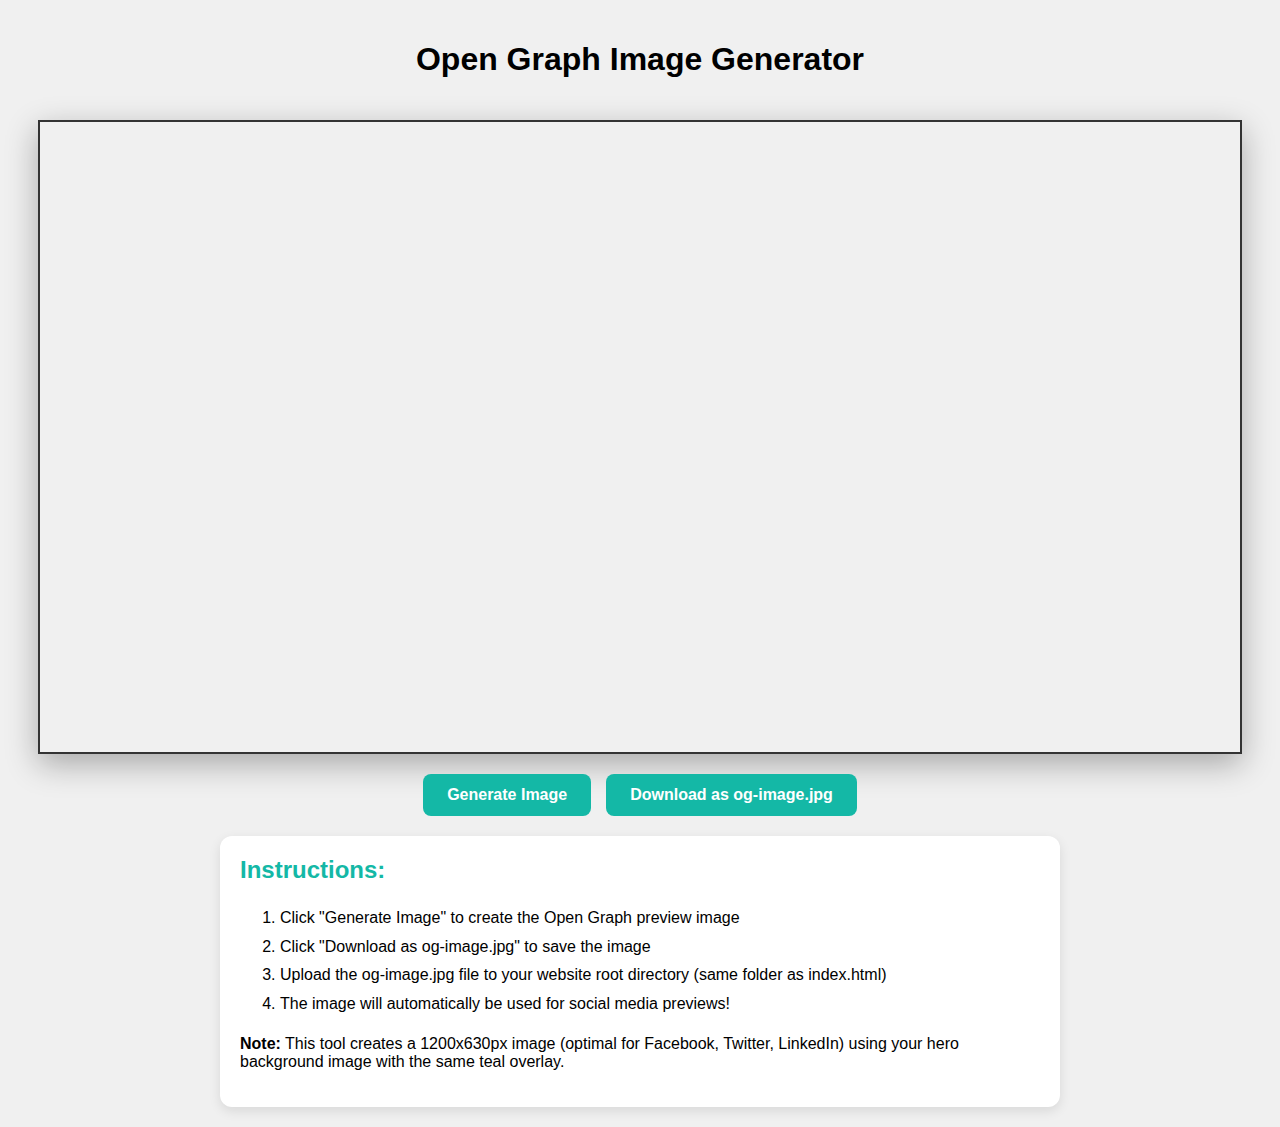
<file: og-image-generator.html>
<!DOCTYPE html>
<html lang="en">
<head>
    <meta charset="UTF-8">
    <meta name="viewport" content="width=device-width, initial-scale=1.0">
    <title>Open Graph Image Generator</title>
    <style>
        body {
            margin: 0;
            padding: 20px;
            font-family: 'Inter', sans-serif;
            background: #f0f0f0;
            display: flex;
            flex-direction: column;
            align-items: center;
            gap: 20px;
        }

        #canvas {
            border: 2px solid #333;
            box-shadow: 0 10px 30px rgba(0,0,0,0.3);
        }

        .controls {
            display: flex;
            gap: 15px;
        }

        button {
            padding: 12px 24px;
            font-size: 16px;
            font-weight: 600;
            background: #14b8a6;
            color: white;
            border: none;
            border-radius: 8px;
            cursor: pointer;
            transition: all 0.3s;
        }

        button:hover {
            background: #0d9488;
            transform: translateY(-2px);
        }

        .instructions {
            max-width: 800px;
            background: white;
            padding: 20px;
            border-radius: 12px;
            box-shadow: 0 4px 12px rgba(0,0,0,0.1);
        }

        .instructions h2 {
            margin-top: 0;
            color: #14b8a6;
        }

        .instructions ol {
            line-height: 1.8;
        }
    </style>
</head>
<body>
    <h1>Open Graph Image Generator</h1>

    <canvas id="canvas" width="1200" height="630"></canvas>

    <div class="controls">
        <button id="generateBtn">Generate Image</button>
        <button id="downloadBtn">Download as og-image.jpg</button>
    </div>

    <div class="instructions">
        <h2>Instructions:</h2>
        <ol>
            <li>Click "Generate Image" to create the Open Graph preview image</li>
            <li>Click "Download as og-image.jpg" to save the image</li>
            <li>Upload the og-image.jpg file to your website root directory (same folder as index.html)</li>
            <li>The image will automatically be used for social media previews!</li>
        </ol>
        <p><strong>Note:</strong> This tool creates a 1200x630px image (optimal for Facebook, Twitter, LinkedIn) using your hero background image with the same teal overlay.</p>
    </div>

    <script>
        const canvas = document.getElementById('canvas');
        const ctx = canvas.getContext('2d');
        const generateBtn = document.getElementById('generateBtn');
        const downloadBtn = document.getElementById('downloadBtn');

        let imageGenerated = false;

        generateBtn.addEventListener('click', generateImage);
        downloadBtn.addEventListener('click', downloadImage);

        function generateImage() {
            const img = new Image();
            img.crossOrigin = 'anonymous';

            img.onload = function() {
                // Draw the background image
                ctx.drawImage(img, 0, 0, canvas.width, canvas.height);

                // Apply the teal overlay gradient (same as hero section)
                const gradient1 = ctx.createLinearGradient(0, 0, canvas.width, canvas.height);
                gradient1.addColorStop(0, 'rgba(20, 184, 166, 0.5)');
                gradient1.addColorStop(1, 'rgba(13, 148, 136, 0.6)');
                ctx.fillStyle = gradient1;
                ctx.fillRect(0, 0, canvas.width, canvas.height);

                // Add secondary overlay
                const gradient2 = ctx.createLinearGradient(0, 0, canvas.width, canvas.height);
                gradient2.addColorStop(0, 'rgba(20, 184, 166, 0.15)');
                gradient2.addColorStop(1, 'rgba(13, 148, 136, 0.2)');
                ctx.fillStyle = gradient2;
                ctx.fillRect(0, 0, canvas.width, canvas.height);

                // Add text overlay
                ctx.fillStyle = 'white';
                ctx.textAlign = 'center';
                ctx.textBaseline = 'middle';

                // Main title
                ctx.font = 'bold 80px Inter, Arial, sans-serif';
                ctx.shadowColor = 'rgba(0, 0, 0, 0.3)';
                ctx.shadowBlur = 10;
                ctx.shadowOffsetY = 4;
                ctx.fillText('DryAndWashRent', canvas.width / 2, canvas.height / 2 - 60);

                // Subtitle
                ctx.font = '40px Inter, Arial, sans-serif';
                ctx.fillText('Affordable Washer & Dryer Rental', canvas.width / 2, canvas.height / 2 + 30);

                // Price
                ctx.font = 'bold 50px Inter, Arial, sans-serif';
                ctx.fillText('$60/month • $39.99 Installation', canvas.width / 2, canvas.height / 2 + 100);

                // Service area
                ctx.font = '32px Inter, Arial, sans-serif';
                ctx.fillText('St. George, UT & Mesquite, NV', canvas.width / 2, canvas.height / 2 + 160);

                imageGenerated = true;
                alert('Image generated! Now click "Download" to save it.');
            };

            img.onerror = function() {
                alert('Error loading image. Make sure whirlpool.webp is in the same directory as this HTML file.');
            };

            // Load the hero background image
            img.src = 'whirlpool.webp';
        }

        function downloadImage() {
            if (!imageGenerated) {
                alert('Please generate the image first by clicking "Generate Image"');
                return;
            }

            canvas.toBlob(function(blob) {
                const url = URL.createObjectURL(blob);
                const a = document.createElement('a');
                a.href = url;
                a.download = 'og-image.jpg';
                document.body.appendChild(a);
                a.click();
                document.body.removeChild(a);
                URL.revokeObjectURL(url);
            }, 'image/jpeg', 0.95);
        }
    </script>
</body>
</html>
</file>
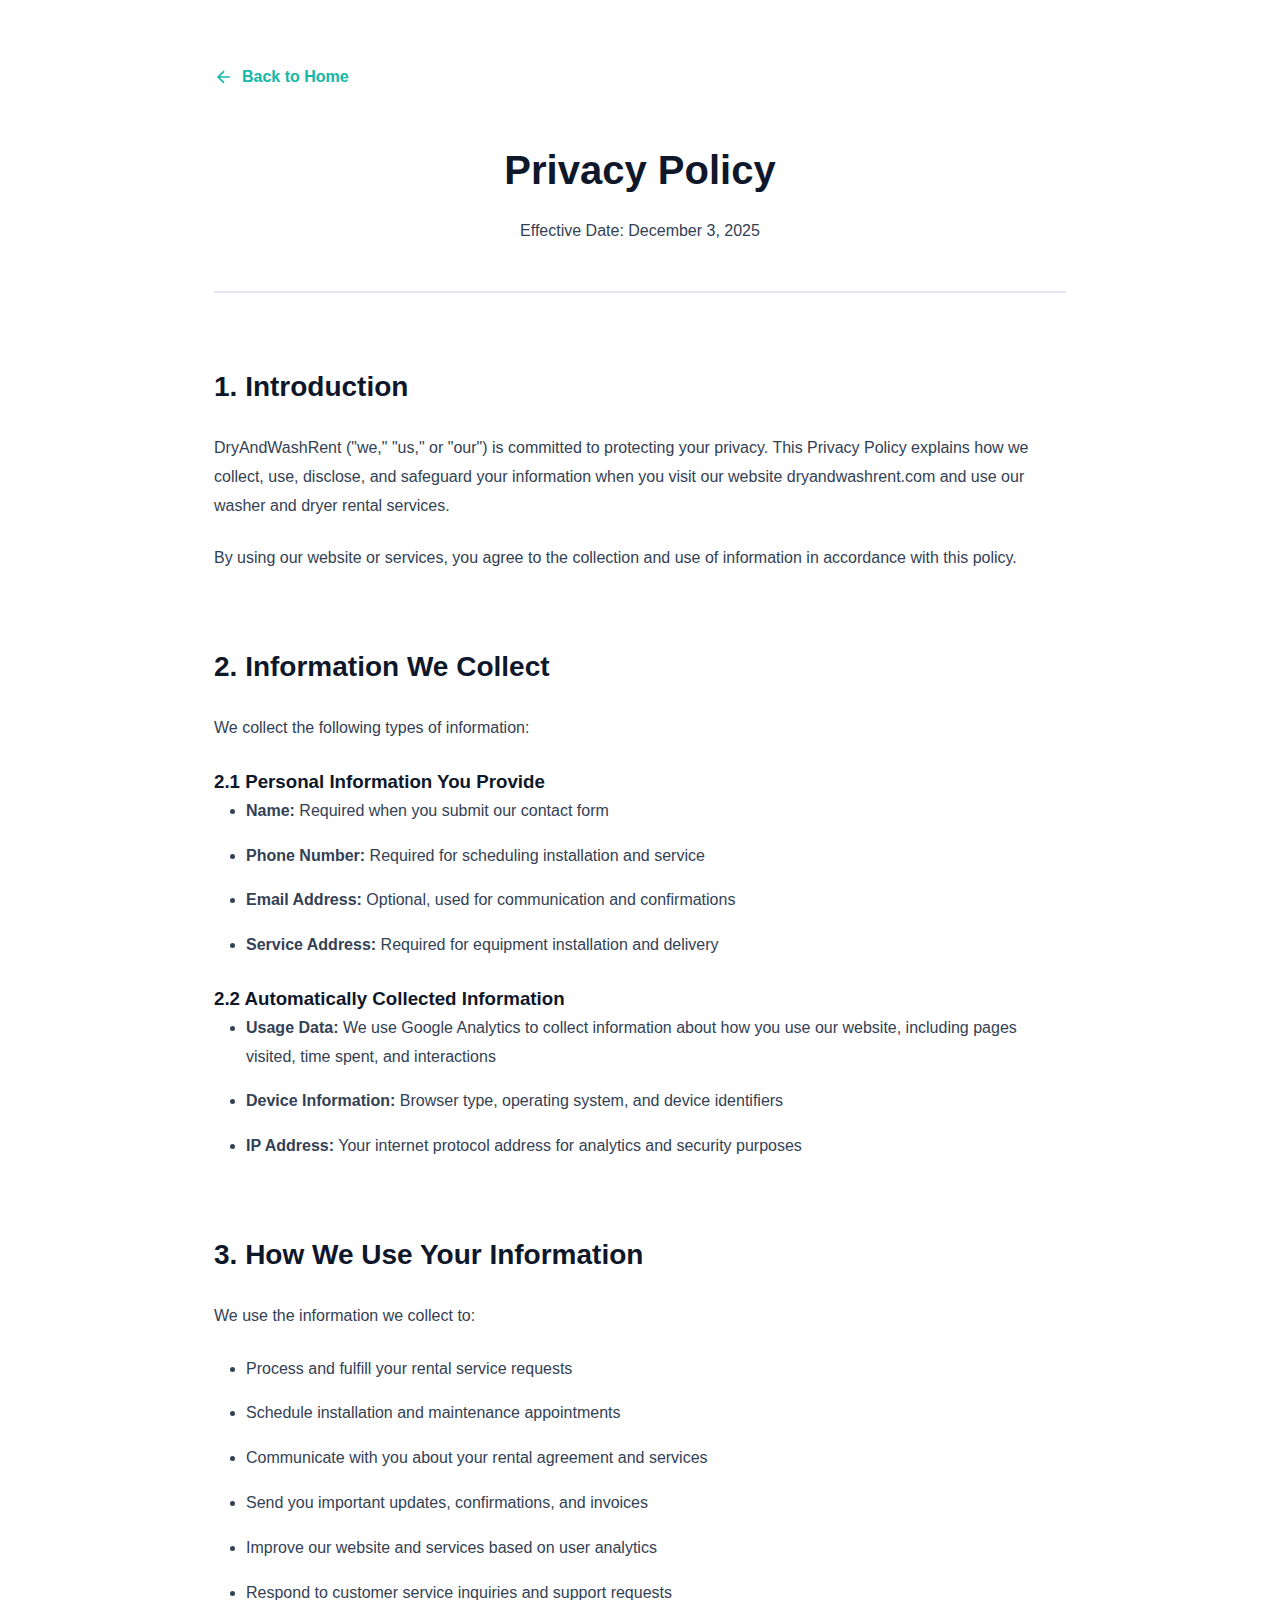
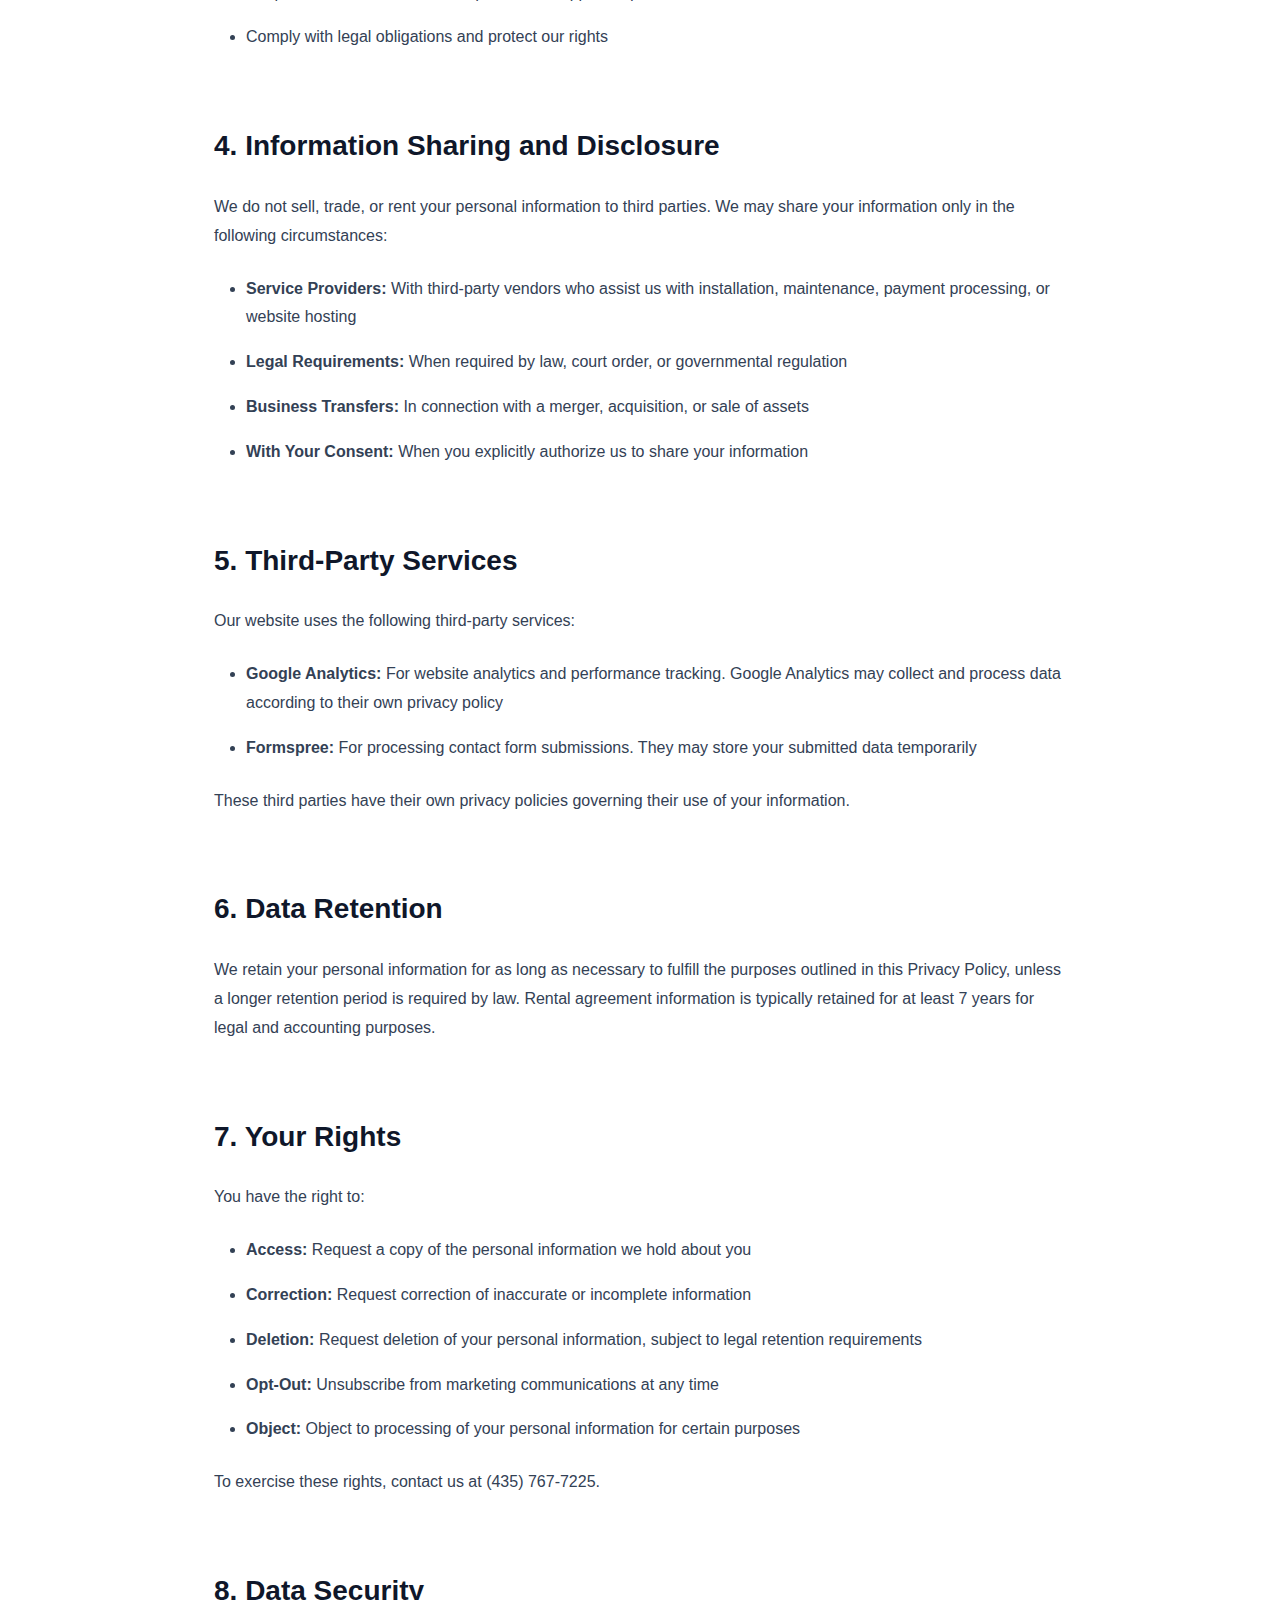
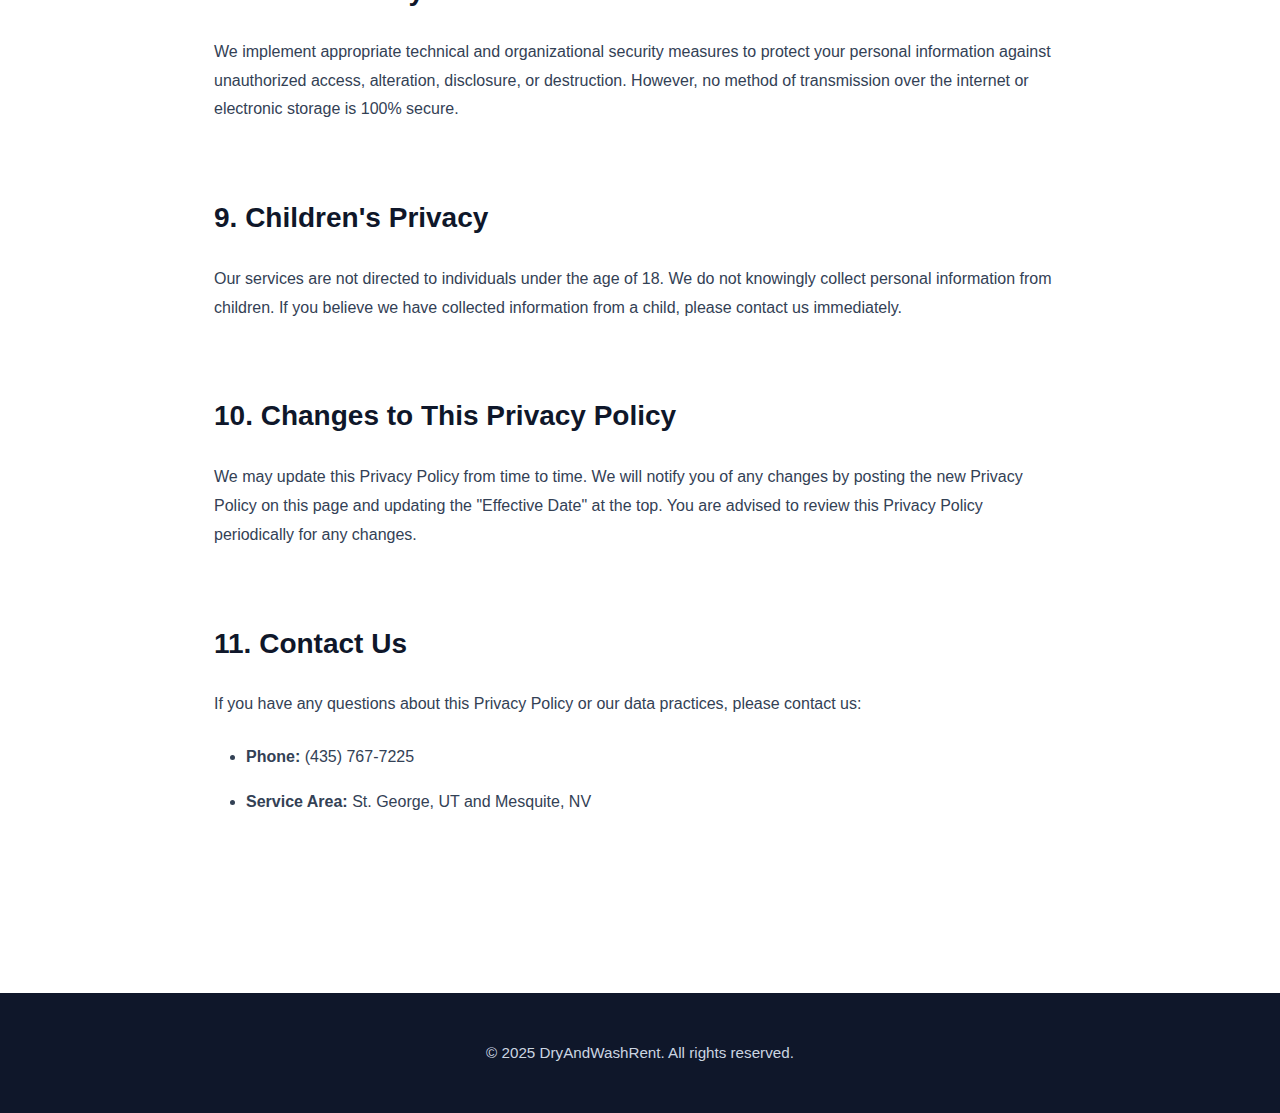
<file: privacy.html>
<!DOCTYPE html>
<html lang="en">
<head>
    <meta charset="UTF-8">
    <meta name="viewport" content="width=device-width, initial-scale=1.0">
    <meta name="robots" content="noindex, nofollow">
    <title>Privacy Policy - DryAndWashRent</title>

    <!-- Favicon -->
    <link rel="icon" type="image/svg+xml" href="favicon.svg">

    <link rel="stylesheet" href="styles.css">

    <style>
        .policy-container {
            max-width: 900px;
            margin: 0 auto;
            padding: var(--spacing-2xl) var(--spacing-md);
        }

        .policy-header {
            text-align: center;
            margin-bottom: var(--spacing-xl);
            padding-bottom: var(--spacing-xl);
            border-bottom: 2px solid var(--border);
        }

        .policy-header h1 {
            font-size: 2.5rem;
            color: var(--text-primary);
            margin-bottom: var(--spacing-sm);
        }

        .policy-date {
            color: var(--text-secondary);
            font-size: 1rem;
        }

        .policy-section {
            margin-bottom: var(--spacing-xl);
        }

        .policy-section h2 {
            font-size: 1.75rem;
            color: var(--text-primary);
            margin-bottom: var(--spacing-md);
            padding-top: var(--spacing-md);
        }

        .policy-section p, .policy-section li {
            color: var(--text-secondary);
            line-height: 1.8;
            margin-bottom: var(--spacing-md);
        }

        .policy-section ul {
            margin-left: var(--spacing-lg);
            margin-bottom: var(--spacing-md);
        }

        .policy-section li {
            margin-bottom: var(--spacing-sm);
        }

        .back-link {
            display: inline-flex;
            align-items: center;
            gap: var(--spacing-xs);
            color: var(--primary);
            text-decoration: none;
            font-weight: 600;
            margin-bottom: var(--spacing-xl);
            transition: var(--transition);
        }

        .back-link:hover {
            color: var(--primary-dark);
        }

        .back-link svg {
            width: 20px;
            height: 20px;
        }
    </style>
</head>
<body>
    <div class="policy-container">
        <a href="index.html" class="back-link">
            <svg viewBox="0 0 24 24" fill="none" stroke="currentColor" stroke-width="2">
                <path d="M19 12H5M12 19l-7-7 7-7"/>
            </svg>
            Back to Home
        </a>

        <div class="policy-header">
            <h1>Privacy Policy</h1>
            <p class="policy-date">Effective Date: December 3, 2025</p>
        </div>

        <div class="policy-section">
            <h2>1. Introduction</h2>
            <p>DryAndWashRent ("we," "us," or "our") is committed to protecting your privacy. This Privacy Policy explains how we collect, use, disclose, and safeguard your information when you visit our website dryandwashrent.com and use our washer and dryer rental services.</p>
            <p>By using our website or services, you agree to the collection and use of information in accordance with this policy.</p>
        </div>

        <div class="policy-section">
            <h2>2. Information We Collect</h2>
            <p>We collect the following types of information:</p>

            <h3>2.1 Personal Information You Provide</h3>
            <ul>
                <li><strong>Name:</strong> Required when you submit our contact form</li>
                <li><strong>Phone Number:</strong> Required for scheduling installation and service</li>
                <li><strong>Email Address:</strong> Optional, used for communication and confirmations</li>
                <li><strong>Service Address:</strong> Required for equipment installation and delivery</li>
            </ul>

            <h3>2.2 Automatically Collected Information</h3>
            <ul>
                <li><strong>Usage Data:</strong> We use Google Analytics to collect information about how you use our website, including pages visited, time spent, and interactions</li>
                <li><strong>Device Information:</strong> Browser type, operating system, and device identifiers</li>
                <li><strong>IP Address:</strong> Your internet protocol address for analytics and security purposes</li>
            </ul>
        </div>

        <div class="policy-section">
            <h2>3. How We Use Your Information</h2>
            <p>We use the information we collect to:</p>
            <ul>
                <li>Process and fulfill your rental service requests</li>
                <li>Schedule installation and maintenance appointments</li>
                <li>Communicate with you about your rental agreement and services</li>
                <li>Send you important updates, confirmations, and invoices</li>
                <li>Improve our website and services based on user analytics</li>
                <li>Respond to customer service inquiries and support requests</li>
                <li>Comply with legal obligations and protect our rights</li>
            </ul>
        </div>

        <div class="policy-section">
            <h2>4. Information Sharing and Disclosure</h2>
            <p>We do not sell, trade, or rent your personal information to third parties. We may share your information only in the following circumstances:</p>
            <ul>
                <li><strong>Service Providers:</strong> With third-party vendors who assist us with installation, maintenance, payment processing, or website hosting</li>
                <li><strong>Legal Requirements:</strong> When required by law, court order, or governmental regulation</li>
                <li><strong>Business Transfers:</strong> In connection with a merger, acquisition, or sale of assets</li>
                <li><strong>With Your Consent:</strong> When you explicitly authorize us to share your information</li>
            </ul>
        </div>

        <div class="policy-section">
            <h2>5. Third-Party Services</h2>
            <p>Our website uses the following third-party services:</p>
            <ul>
                <li><strong>Google Analytics:</strong> For website analytics and performance tracking. Google Analytics may collect and process data according to their own privacy policy</li>
                <li><strong>Formspree:</strong> For processing contact form submissions. They may store your submitted data temporarily</li>
            </ul>
            <p>These third parties have their own privacy policies governing their use of your information.</p>
        </div>

        <div class="policy-section">
            <h2>6. Data Retention</h2>
            <p>We retain your personal information for as long as necessary to fulfill the purposes outlined in this Privacy Policy, unless a longer retention period is required by law. Rental agreement information is typically retained for at least 7 years for legal and accounting purposes.</p>
        </div>

        <div class="policy-section">
            <h2>7. Your Rights</h2>
            <p>You have the right to:</p>
            <ul>
                <li><strong>Access:</strong> Request a copy of the personal information we hold about you</li>
                <li><strong>Correction:</strong> Request correction of inaccurate or incomplete information</li>
                <li><strong>Deletion:</strong> Request deletion of your personal information, subject to legal retention requirements</li>
                <li><strong>Opt-Out:</strong> Unsubscribe from marketing communications at any time</li>
                <li><strong>Object:</strong> Object to processing of your personal information for certain purposes</li>
            </ul>
            <p>To exercise these rights, contact us at (435) 767-7225.</p>
        </div>

        <div class="policy-section">
            <h2>8. Data Security</h2>
            <p>We implement appropriate technical and organizational security measures to protect your personal information against unauthorized access, alteration, disclosure, or destruction. However, no method of transmission over the internet or electronic storage is 100% secure.</p>
        </div>

        <div class="policy-section">
            <h2>9. Children's Privacy</h2>
            <p>Our services are not directed to individuals under the age of 18. We do not knowingly collect personal information from children. If you believe we have collected information from a child, please contact us immediately.</p>
        </div>

        <div class="policy-section">
            <h2>10. Changes to This Privacy Policy</h2>
            <p>We may update this Privacy Policy from time to time. We will notify you of any changes by posting the new Privacy Policy on this page and updating the "Effective Date" at the top. You are advised to review this Privacy Policy periodically for any changes.</p>
        </div>

        <div class="policy-section">
            <h2>11. Contact Us</h2>
            <p>If you have any questions about this Privacy Policy or our data practices, please contact us:</p>
            <ul>
                <li><strong>Phone:</strong> (435) 767-7225</li>
                <li><strong>Service Area:</strong> St. George, UT and Mesquite, NV</li>
            </ul>
        </div>
    </div>

    <footer class="footer">
        <div class="container">
            <div class="footer-content">
                <p class="footer-text">
                    &copy; 2025 DryAndWashRent. All rights reserved.
                </p>
            </div>
        </div>
    </footer>
</body>
</html>
</file>
<file: styles.min.css>
*{margin:0;padding:0;box-sizing:border-box}:root{--primary:#14b8a6;--primary-dark:#0d9488;--primary-light:#2dd4bf;--secondary:#64748b;--secondary-dark:#475569;--secondary-light:#cbd5e1;--background:#fff;--background-alt:#f8fafc;--surface:#fff;--text-primary:#0f172a;--text-secondary:#334155;--text-muted:#64748b;--border:#e2e8f0;--error:#ef4444;--success:#10b981;--spacing-xs:.5rem;--spacing-sm:1rem;--spacing-md:1.5rem;--spacing-lg:2rem;--spacing-xl:3rem;--spacing-2xl:4rem;--font-family:'Inter',-apple-system,BlinkMacSystemFont,'Segoe UI',Roboto,sans-serif;--transition:all .3s ease;--shadow-sm:0 1px 2px 0 rgba(0,0,0,.05);--shadow-md:0 4px 6px -1px rgba(0,0,0,.1),0 2px 4px -1px rgba(0,0,0,.06);--shadow-lg:0 10px 15px -3px rgba(0,0,0,.1),0 4px 6px -2px rgba(0,0,0,.05);--shadow-xl:0 20px 25px -5px rgba(0,0,0,.1),0 10px 10px -5px rgba(0,0,0,.04)}html{scroll-behavior:smooth}body{font-family:var(--font-family);color:var(--text-primary);background-color:var(--background);line-height:1.6;-webkit-font-smoothing:antialiased;-moz-osx-font-smoothing:grayscale}.container{max-width:1200px;margin:0 auto;padding:0 var(--spacing-md)}.header{position:sticky;top:0;background:rgba(255,255,255,.95);backdrop-filter:blur(10px);border-bottom:1px solid var(--border);padding:var(--spacing-md) 0;z-index:1000;transition:var(--transition)}.header .container{display:flex;justify-content:space-between;align-items:center}.logo{display:flex;align-items:center;gap:var(--spacing-xs);color:var(--primary);text-decoration:none}.logo-icon{width:32px;height:32px}.logo-text{font-size:1.25rem;font-weight:700;color:var(--text-primary)}.header-right{display:flex;align-items:center;gap:var(--spacing-lg)}.phone-link{display:flex;align-items:center;gap:var(--spacing-xs);color:var(--primary);text-decoration:none;font-weight:600;font-size:1rem;transition:var(--transition);padding:var(--spacing-xs) var(--spacing-md);border-radius:8px}.phone-link:hover{background:var(--background-alt);color:var(--primary-dark)}.phone-icon{width:20px;height:20px}.phone-number{white-space:nowrap}.nav{display:flex;gap:var(--spacing-lg);align-items:center}.nav-link{color:var(--text-secondary);text-decoration:none;font-weight:500;transition:var(--transition);font-size:.95rem}.nav-link:hover{color:var(--primary)}.nav-link-cta{background:var(--primary);color:#fff;padding:var(--spacing-xs) var(--spacing-md);border-radius:8px;transition:var(--transition)}.nav-link-cta:hover{background:var(--primary-dark);color:#fff;transform:translateY(-2px);box-shadow:var(--shadow-md)}.hero{padding:var(--spacing-2xl) 0;background:linear-gradient(135deg,rgba(20,184,166,.5) 0,rgba(13,148,136,.6) 100%),url('whirlpool.webp');background-position:center 40%;background-size:cover;background-repeat:no-repeat;position:relative;overflow:hidden}.hero::before{content:'';position:absolute;top:0;left:0;right:0;bottom:0;background:linear-gradient(135deg,rgba(20,184,166,.15) 0,rgba(13,148,136,.2) 100%);z-index:0}.hero-content{position:relative;z-index:1;max-width:800px;margin:0 auto;text-align:center}.hero-title{font-size:clamp(2.5rem,5vw,4rem);font-weight:700;line-height:1.1;margin-bottom:var(--spacing-md);color:#fff;text-shadow:0 2px 10px rgba(0,0,0,.2)}.gradient-text{background:linear-gradient(135deg,#fff 0,#e0f2fe 100%);-webkit-background-clip:text;-webkit-text-fill-color:transparent;background-clip:text}.hero-subtitle{font-size:clamp(1.1rem,2vw,1.35rem);color:rgba(255,255,255,.95);margin-bottom:var(--spacing-xl);line-height:1.7;text-shadow:0 1px 5px rgba(0,0,0,.15)}.hero-cta{display:flex;gap:var(--spacing-md);justify-content:center;margin-bottom:var(--spacing-xl);flex-wrap:wrap}.hero-features{display:flex;gap:var(--spacing-md);justify-content:center;flex-wrap:wrap}.feature-badge{display:flex;align-items:center;gap:var(--spacing-xs);background:rgba(255,255,255,.95);padding:var(--spacing-xs) var(--spacing-md);border-radius:50px;box-shadow:0 4px 12px rgba(0,0,0,.15);font-size:.9rem;color:var(--text-secondary);font-weight:500;backdrop-filter:blur(10px)}.feature-icon{width:18px;height:18px;color:var(--primary)}.btn{display:inline-flex;align-items:center;gap:var(--spacing-xs);padding:.875rem 2rem;border-radius:10px;font-weight:600;font-size:1rem;text-decoration:none;border:none;cursor:pointer;transition:var(--transition);font-family:inherit}.btn-primary{background:var(--primary);color:#fff;box-shadow:var(--shadow-md)}.btn-primary:hover{background:var(--primary-dark);transform:translateY(-2px);box-shadow:var(--shadow-lg)}.btn-secondary{background:#fff;color:var(--text-primary);border:2px solid var(--border)}.btn-secondary:hover{border-color:var(--primary);color:var(--primary);transform:translateY(-2px);box-shadow:var(--shadow-md)}.btn-full{width:100%;justify-content:center}.btn-icon{width:20px;height:20px}.services{padding:var(--spacing-2xl) 0;background:var(--background)}.section-title{font-size:clamp(2rem,4vw,2.5rem);font-weight:700;text-align:center;margin-bottom:var(--spacing-xl);color:var(--text-primary)}.services-grid{display:grid;grid-template-columns:repeat(auto-fit,minmax(280px,1fr));gap:var(--spacing-lg);margin-top:var(--spacing-xl)}.service-card{background:var(--surface);padding:var(--spacing-xl);border-radius:16px;border:1px solid var(--border);transition:var(--transition);text-align:center}.service-card:hover{transform:translateY(-5px);box-shadow:var(--shadow-lg);border-color:var(--primary-light)}.service-number{width:60px;height:60px;background:linear-gradient(135deg,var(--primary) 0,var(--primary-dark) 100%);color:#fff;border-radius:50%;display:flex;align-items:center;justify-content:center;font-size:1.75rem;font-weight:700;margin:0 auto var(--spacing-md)}.service-title{font-size:1.5rem;font-weight:600;margin-bottom:var(--spacing-sm);color:var(--text-primary)}.service-description{color:var(--text-secondary);line-height:1.7}.guarantee{padding:var(--spacing-2xl) 0;background:linear-gradient(135deg,var(--primary) 0,var(--primary-dark) 100%);position:relative;overflow:hidden}.guarantee::before{content:'';position:absolute;top:50%;left:-10%;width:400px;height:400px;background:radial-gradient(circle,rgba(255,255,255,.1) 0,transparent 70%);border-radius:50%;transform:translateY(-50%)}.guarantee-content{display:flex;align-items:center;justify-content:center;gap:var(--spacing-xl);max-width:900px;margin:0 auto;position:relative;z-index:1}.guarantee-icon{flex-shrink:0}.guarantee-icon svg{width:80px;height:80px;color:#fff;filter:drop-shadow(0 4px 10px rgba(0,0,0,.2))}.guarantee-text{color:#fff}.guarantee-title{font-size:clamp(1.75rem,3vw,2.25rem);font-weight:700;margin-bottom:var(--spacing-sm);color:#fff}.guarantee-description{font-size:clamp(1rem,2vw,1.2rem);line-height:1.7;color:rgba(255,255,255,.95)}.guarantee-description strong{font-weight:700;color:#fff}.pricing{padding:var(--spacing-2xl) 0;background:var(--background-alt)}.pricing-card{max-width:600px;margin:0 auto;background:var(--surface);border-radius:20px;padding:var(--spacing-xl);box-shadow:var(--shadow-xl);border:1px solid var(--border)}.pricing-header{text-align:center;margin-bottom:var(--spacing-xl)}.pricing-title{font-size:1.75rem;font-weight:700;margin-bottom:var(--spacing-xs);color:var(--text-primary)}.pricing-subtitle{color:var(--text-secondary);font-size:1rem}.pricing-details{background:var(--background-alt);padding:var(--spacing-lg);border-radius:12px;margin-bottom:var(--spacing-lg)}.price-item{display:flex;justify-content:space-between;align-items:center}.price-item-highlight{margin-top:var(--spacing-md)}.price-label{font-weight:500;color:var(--text-secondary)}.price-value{font-size:1.25rem;font-weight:700;color:var(--text-primary)}.price-value-large{font-size:3rem;font-weight:700;color:var(--primary)}.price-period{font-size:1.25rem;font-weight:500;color:var(--text-secondary)}.price-divider{height:1px;background:var(--border);margin:var(--spacing-md) 0}.pricing-features{list-style:none;margin-bottom:var(--spacing-xl)}.pricing-features li{display:flex;align-items:center;gap:var(--spacing-sm);padding:var(--spacing-sm) 0;color:var(--text-secondary)}.check-icon{width:24px;height:24px;color:var(--primary);flex-shrink:0}.faq{padding:var(--spacing-2xl) 0;background:var(--background)}.faq-container{max-width:800px;margin:0 auto}.faq-item{background:var(--surface);border:1px solid var(--border);border-radius:12px;margin-bottom:var(--spacing-md);overflow:hidden;transition:var(--transition)}.faq-item:hover{box-shadow:var(--shadow-md)}.faq-item.active{border-color:var(--primary)}.faq-question{width:100%;display:flex;justify-content:space-between;align-items:center;padding:var(--spacing-md) var(--spacing-lg);background:0 0;border:none;cursor:pointer;text-align:left;font-size:1.1rem;font-weight:600;color:var(--text-primary);transition:var(--transition);font-family:inherit}.faq-question:hover{color:var(--primary)}.faq-question span{flex:1;padding-right:var(--spacing-md)}.faq-icon{width:24px;height:24px;color:var(--primary);transition:transform .3s ease;flex-shrink:0}.faq-item.active .faq-icon{transform:rotate(180deg)}.faq-answer{max-height:0;overflow:hidden;transition:max-height .3s ease,padding .3s ease;padding:0 var(--spacing-lg)}.faq-item.active .faq-answer{max-height:500px;padding:0 var(--spacing-lg) var(--spacing-md)}.faq-answer p{color:var(--text-secondary);line-height:1.7;margin:0}.contact{padding:var(--spacing-2xl) 0;background:var(--background)}.contact-wrapper{display:grid;grid-template-columns:1fr 1fr;gap:var(--spacing-2xl);align-items:start}.contact-info{position:sticky;top:100px}.contact-phone-options{display:flex;gap:var(--spacing-md);margin-bottom:var(--spacing-md);flex-wrap:wrap}.contact-phone-cta{display:inline-flex;align-items:center;gap:var(--spacing-sm);background:var(--primary);color:#fff;text-decoration:none;font-weight:700;font-size:1.25rem;padding:var(--spacing-md) var(--spacing-lg);border-radius:12px;transition:var(--transition);box-shadow:var(--shadow-lg);flex:1;min-width:200px;justify-content:center}.contact-phone-cta:hover{background:var(--primary-dark);transform:translateY(-2px);box-shadow:var(--shadow-xl)}.contact-phone-text{background:var(--secondary-dark)}.contact-phone-text:hover{background:var(--secondary)}.contact-phone-cta .phone-icon{width:24px;height:24px}.contact-phone-cta span{white-space:nowrap}.contact-or{font-size:1.2rem;font-weight:700;color:var(--text-secondary);text-align:center;margin:var(--spacing-md) 0;text-transform:uppercase;letter-spacing:2px}.contact-description{font-size:1.1rem;color:var(--text-secondary);margin-bottom:var(--spacing-xl);line-height:1.7}.contact-benefits{display:flex;flex-direction:column;gap:var(--spacing-lg)}.benefit-item{display:flex;gap:var(--spacing-md);align-items:start}.benefit-icon{width:40px;height:40px;color:var(--primary);flex-shrink:0}.benefit-item h3{font-size:1.1rem;font-weight:600;margin-bottom:.25rem;color:var(--text-primary)}.benefit-item p{color:var(--text-secondary);font-size:.95rem}.contact-form-container{background:var(--surface);padding:var(--spacing-xl);border-radius:20px;box-shadow:var(--shadow-xl);border:1px solid var(--border)}.contact-form{display:flex;flex-direction:column;gap:var(--spacing-lg)}.form-group{display:flex;flex-direction:column;gap:var(--spacing-xs)}.form-label{font-weight:600;color:var(--text-primary);font-size:.95rem}.required{color:var(--error)}.optional{color:var(--text-muted);font-weight:400;font-size:.875rem}.form-input{padding:.875rem var(--spacing-md);border:2px solid var(--border);border-radius:10px;font-size:1rem;font-family:inherit;transition:var(--transition);background:var(--background)}.form-input:focus{outline:0;border-color:var(--primary);box-shadow:0 0 0 3px rgba(20,184,166,.1)}.form-input.error{border-color:var(--error)}.form-input.error:focus{box-shadow:0 0 0 3px rgba(239,68,68,.1)}.form-error{color:var(--error);font-size:.875rem;min-height:1.25rem;display:block}.success-message{text-align:center;padding:var(--spacing-xl)}.success-icon{width:64px;height:64px;color:var(--success);margin:0 auto var(--spacing-md)}.success-message h3{font-size:1.75rem;color:var(--text-primary);margin-bottom:var(--spacing-sm)}.success-message p{color:var(--text-secondary);line-height:1.7;font-size:1.05rem}.footer{background:var(--text-primary);color:#fff;padding:var(--spacing-xl) 0;margin-top:var(--spacing-2xl)}.footer-content{display:flex;flex-direction:column;align-items:center;gap:var(--spacing-md);text-align:center}.footer-logo{display:flex;align-items:center;gap:var(--spacing-xs);color:var(--primary-light)}.footer .logo-text{color:#fff}.footer-phone{display:flex;align-items:center;gap:var(--spacing-xs);color:var(--primary-light);text-decoration:none;font-weight:600;font-size:1.25rem;transition:var(--transition);padding:var(--spacing-sm) var(--spacing-lg);border-radius:8px}.footer-phone:hover{background:rgba(255,255,255,.1);color:#fff}.footer-text{color:var(--secondary-light);font-size:.95rem}@media (max-width:768px){:root{--spacing-xl:2rem;--spacing-2xl:3rem}.header-right{flex-direction:column;gap:var(--spacing-sm);width:100%}.phone-link{width:100%;justify-content:center;padding:var(--spacing-sm)}.nav{gap:var(--spacing-md);width:100%;justify-content:center}.nav-link{font-size:.875rem}.nav-link-cta{padding:var(--spacing-xs) var(--spacing-sm)}.hero{padding:var(--spacing-xl) 0}.hero-cta{flex-direction:column;align-items:stretch}.btn{width:100%;justify-content:center}.services-grid{grid-template-columns:1fr}.guarantee-content{flex-direction:column;text-align:center;gap:var(--spacing-md)}.guarantee-icon svg{width:60px;height:60px}.contact-wrapper{grid-template-columns:1fr;gap:var(--spacing-xl)}.contact-info{position:static}.contact-phone-cta{width:100%;justify-content:center;font-size:1.25rem;padding:var(--spacing-md)}.contact-benefits{display:none}.pricing-card{padding:var(--spacing-lg)}.price-value-large{font-size:2.5rem}}@media (max-width:480px){.container{padding:0 var(--spacing-sm)}.header{padding:var(--spacing-sm) 0}.nav{gap:var(--spacing-sm)}.logo-text{font-size:1rem}.logo-icon{width:28px;height:28px}.nav-link:not(.nav-link-cta){display:none}.hero-features{flex-direction:column;align-items:stretch}.feature-badge{justify-content:center}.service-card{padding:var(--spacing-lg)}.contact-form-container{padding:var(--spacing-lg)}}@media (prefers-reduced-motion:reduce){*,::after,::before{animation-duration:.01ms!important;animation-iteration-count:1!important;transition-duration:.01ms!important;scroll-behavior:auto!important}}
</file>
<file: dryandwashrent/styles.css>
/* ===========================
   CSS RESET & BASE STYLES
   =========================== */

* {
    margin: 0;
    padding: 0;
    box-sizing: border-box;
}

:root {
    /* Teal & Gray Color Palette */
    --primary: #14b8a6;
    --primary-dark: #0d9488;
    --primary-light: #2dd4bf;
    --secondary: #64748b;
    --secondary-dark: #475569;
    --secondary-light: #94a3b8;

    --background: #ffffff;
    --background-alt: #f8fafc;
    --surface: #ffffff;

    --text-primary: #0f172a;
    --text-secondary: #475569;
    --text-muted: #94a3b8;

    --border: #e2e8f0;
    --error: #ef4444;
    --success: #10b981;

    /* Spacing */
    --spacing-xs: 0.5rem;
    --spacing-sm: 1rem;
    --spacing-md: 1.5rem;
    --spacing-lg: 2rem;
    --spacing-xl: 3rem;
    --spacing-2xl: 4rem;

    /* Typography */
    --font-family: 'Inter', -apple-system, BlinkMacSystemFont, 'Segoe UI', Roboto, sans-serif;

    /* Transitions */
    --transition: all 0.3s ease;

    /* Shadows */
    --shadow-sm: 0 1px 2px 0 rgba(0, 0, 0, 0.05);
    --shadow-md: 0 4px 6px -1px rgba(0, 0, 0, 0.1), 0 2px 4px -1px rgba(0, 0, 0, 0.06);
    --shadow-lg: 0 10px 15px -3px rgba(0, 0, 0, 0.1), 0 4px 6px -2px rgba(0, 0, 0, 0.05);
    --shadow-xl: 0 20px 25px -5px rgba(0, 0, 0, 0.1), 0 10px 10px -5px rgba(0, 0, 0, 0.04);
}

html {
    scroll-behavior: smooth;
}

body {
    font-family: var(--font-family);
    color: var(--text-primary);
    background-color: var(--background);
    line-height: 1.6;
    -webkit-font-smoothing: antialiased;
    -moz-osx-font-smoothing: grayscale;
}

.container {
    max-width: 1200px;
    margin: 0 auto;
    padding: 0 var(--spacing-md);
}

/* ===========================
   HEADER & NAVIGATION
   =========================== */

.header {
    position: sticky;
    top: 0;
    background: rgba(255, 255, 255, 0.95);
    backdrop-filter: blur(10px);
    border-bottom: 1px solid var(--border);
    padding: var(--spacing-md) 0;
    z-index: 1000;
    transition: var(--transition);
}

.header .container {
    display: flex;
    justify-content: space-between;
    align-items: center;
}

.logo {
    display: flex;
    align-items: center;
    gap: var(--spacing-xs);
    color: var(--primary);
    text-decoration: none;
}

.logo-icon {
    width: 32px;
    height: 32px;
}

.logo-text {
    font-size: 1.25rem;
    font-weight: 700;
    color: var(--text-primary);
}

.nav {
    display: flex;
    gap: var(--spacing-lg);
    align-items: center;
}

.nav-link {
    color: var(--text-secondary);
    text-decoration: none;
    font-weight: 500;
    transition: var(--transition);
    font-size: 0.95rem;
}

.nav-link:hover {
    color: var(--primary);
}

.nav-link-cta {
    background: var(--primary);
    color: white;
    padding: var(--spacing-xs) var(--spacing-md);
    border-radius: 8px;
    transition: var(--transition);
}

.nav-link-cta:hover {
    background: var(--primary-dark);
    color: white;
    transform: translateY(-2px);
    box-shadow: var(--shadow-md);
}

/* ===========================
   HERO SECTION
   =========================== */

.hero {
    padding: var(--spacing-2xl) 0;
    background:
        linear-gradient(135deg, rgba(20, 184, 166, 0.5) 0%, rgba(13, 148, 136, 0.6) 100%),
        url('whirlpool.webp');
    background-position: center 40%;
    background-size: cover;
    background-repeat: no-repeat;
    position: relative;
    overflow: hidden;
}

.hero::before {
    content: '';
    position: absolute;
    top: 0;
    left: 0;
    right: 0;
    bottom: 0;
    background: linear-gradient(135deg, rgba(20, 184, 166, 0.15) 0%, rgba(13, 148, 136, 0.2) 100%);
    z-index: 0;
}

.hero-content {
    position: relative;
    z-index: 1;
    max-width: 800px;
    margin: 0 auto;
    text-align: center;
}

.hero-title {
    font-size: clamp(2.5rem, 5vw, 4rem);
    font-weight: 700;
    line-height: 1.1;
    margin-bottom: var(--spacing-md);
    color: white;
    text-shadow: 0 2px 10px rgba(0, 0, 0, 0.2);
}

.gradient-text {
    background: linear-gradient(135deg, #ffffff 0%, #e0f2fe 100%);
    -webkit-background-clip: text;
    -webkit-text-fill-color: transparent;
    background-clip: text;
}

.hero-subtitle {
    font-size: clamp(1.1rem, 2vw, 1.35rem);
    color: rgba(255, 255, 255, 0.95);
    margin-bottom: var(--spacing-xl);
    line-height: 1.7;
    text-shadow: 0 1px 5px rgba(0, 0, 0, 0.15);
}

.hero-cta {
    display: flex;
    gap: var(--spacing-md);
    justify-content: center;
    margin-bottom: var(--spacing-xl);
    flex-wrap: wrap;
}

.hero-features {
    display: flex;
    gap: var(--spacing-md);
    justify-content: center;
    flex-wrap: wrap;
}

.feature-badge {
    display: flex;
    align-items: center;
    gap: var(--spacing-xs);
    background: rgba(255, 255, 255, 0.95);
    padding: var(--spacing-xs) var(--spacing-md);
    border-radius: 50px;
    box-shadow: 0 4px 12px rgba(0, 0, 0, 0.15);
    font-size: 0.9rem;
    color: var(--text-secondary);
    font-weight: 500;
    backdrop-filter: blur(10px);
}

.feature-icon {
    width: 18px;
    height: 18px;
    color: var(--primary);
}

/* ===========================
   BUTTONS
   =========================== */

.btn {
    display: inline-flex;
    align-items: center;
    gap: var(--spacing-xs);
    padding: 0.875rem 2rem;
    border-radius: 10px;
    font-weight: 600;
    font-size: 1rem;
    text-decoration: none;
    border: none;
    cursor: pointer;
    transition: var(--transition);
    font-family: inherit;
}

.btn-primary {
    background: var(--primary);
    color: white;
    box-shadow: var(--shadow-md);
}

.btn-primary:hover {
    background: var(--primary-dark);
    transform: translateY(-2px);
    box-shadow: var(--shadow-lg);
}

.btn-secondary {
    background: white;
    color: var(--text-primary);
    border: 2px solid var(--border);
}

.btn-secondary:hover {
    border-color: var(--primary);
    color: var(--primary);
    transform: translateY(-2px);
    box-shadow: var(--shadow-md);
}

.btn-full {
    width: 100%;
    justify-content: center;
}

.btn-icon {
    width: 20px;
    height: 20px;
}

/* ===========================
   SERVICES SECTION
   =========================== */

.services {
    padding: var(--spacing-2xl) 0;
    background: var(--background);
}

.section-title {
    font-size: clamp(2rem, 4vw, 2.5rem);
    font-weight: 700;
    text-align: center;
    margin-bottom: var(--spacing-xl);
    color: var(--text-primary);
}

.services-grid {
    display: grid;
    grid-template-columns: repeat(auto-fit, minmax(280px, 1fr));
    gap: var(--spacing-lg);
    margin-top: var(--spacing-xl);
}

.service-card {
    background: var(--surface);
    padding: var(--spacing-xl);
    border-radius: 16px;
    border: 1px solid var(--border);
    transition: var(--transition);
    text-align: center;
}

.service-card:hover {
    transform: translateY(-5px);
    box-shadow: var(--shadow-lg);
    border-color: var(--primary-light);
}

.service-number {
    width: 60px;
    height: 60px;
    background: linear-gradient(135deg, var(--primary) 0%, var(--primary-dark) 100%);
    color: white;
    border-radius: 50%;
    display: flex;
    align-items: center;
    justify-content: center;
    font-size: 1.75rem;
    font-weight: 700;
    margin: 0 auto var(--spacing-md);
}

.service-title {
    font-size: 1.5rem;
    font-weight: 600;
    margin-bottom: var(--spacing-sm);
    color: var(--text-primary);
}

.service-description {
    color: var(--text-secondary);
    line-height: 1.7;
}

/* ===========================
   GUARANTEE SECTION
   =========================== */

.guarantee {
    padding: var(--spacing-2xl) 0;
    background: linear-gradient(135deg, var(--primary) 0%, var(--primary-dark) 100%);
    position: relative;
    overflow: hidden;
}

.guarantee::before {
    content: '';
    position: absolute;
    top: 50%;
    left: -10%;
    width: 400px;
    height: 400px;
    background: radial-gradient(circle, rgba(255, 255, 255, 0.1) 0%, transparent 70%);
    border-radius: 50%;
    transform: translateY(-50%);
}

.guarantee-content {
    display: flex;
    align-items: center;
    justify-content: center;
    gap: var(--spacing-xl);
    max-width: 900px;
    margin: 0 auto;
    position: relative;
    z-index: 1;
}

.guarantee-icon {
    flex-shrink: 0;
}

.guarantee-icon svg {
    width: 80px;
    height: 80px;
    color: white;
    filter: drop-shadow(0 4px 10px rgba(0, 0, 0, 0.2));
}

.guarantee-text {
    color: white;
}

.guarantee-title {
    font-size: clamp(1.75rem, 3vw, 2.25rem);
    font-weight: 700;
    margin-bottom: var(--spacing-sm);
    color: white;
}

.guarantee-description {
    font-size: clamp(1rem, 2vw, 1.2rem);
    line-height: 1.7;
    color: rgba(255, 255, 255, 0.95);
}

.guarantee-description strong {
    font-weight: 700;
    color: white;
}

/* ===========================
   PRICING SECTION
   =========================== */

.pricing {
    padding: var(--spacing-2xl) 0;
    background: var(--background-alt);
}

.pricing-card {
    max-width: 600px;
    margin: 0 auto;
    background: var(--surface);
    border-radius: 20px;
    padding: var(--spacing-xl);
    box-shadow: var(--shadow-xl);
    border: 1px solid var(--border);
}

.pricing-header {
    text-align: center;
    margin-bottom: var(--spacing-xl);
}

.pricing-title {
    font-size: 1.75rem;
    font-weight: 700;
    margin-bottom: var(--spacing-xs);
    color: var(--text-primary);
}

.pricing-subtitle {
    color: var(--text-secondary);
    font-size: 1rem;
}

.pricing-details {
    background: var(--background-alt);
    padding: var(--spacing-lg);
    border-radius: 12px;
    margin-bottom: var(--spacing-lg);
}

.price-item {
    display: flex;
    justify-content: space-between;
    align-items: center;
}

.price-item-highlight {
    margin-top: var(--spacing-md);
}

.price-label {
    font-weight: 500;
    color: var(--text-secondary);
}

.price-value {
    font-size: 1.25rem;
    font-weight: 700;
    color: var(--text-primary);
}

.price-value-large {
    font-size: 3rem;
    font-weight: 700;
    color: var(--primary);
}

.price-period {
    font-size: 1.25rem;
    font-weight: 500;
    color: var(--text-secondary);
}

.price-divider {
    height: 1px;
    background: var(--border);
    margin: var(--spacing-md) 0;
}

.pricing-features {
    list-style: none;
    margin-bottom: var(--spacing-xl);
}

.pricing-features li {
    display: flex;
    align-items: center;
    gap: var(--spacing-sm);
    padding: var(--spacing-sm) 0;
    color: var(--text-secondary);
}

.check-icon {
    width: 24px;
    height: 24px;
    color: var(--primary);
    flex-shrink: 0;
}

/* ===========================
   FAQ SECTION
   =========================== */

.faq {
    padding: var(--spacing-2xl) 0;
    background: var(--background);
}

.faq-container {
    max-width: 800px;
    margin: 0 auto;
}

.faq-item {
    background: var(--surface);
    border: 1px solid var(--border);
    border-radius: 12px;
    margin-bottom: var(--spacing-md);
    overflow: hidden;
    transition: var(--transition);
}

.faq-item:hover {
    box-shadow: var(--shadow-md);
}

.faq-item.active {
    border-color: var(--primary);
}

.faq-question {
    width: 100%;
    display: flex;
    justify-content: space-between;
    align-items: center;
    padding: var(--spacing-md) var(--spacing-lg);
    background: transparent;
    border: none;
    cursor: pointer;
    text-align: left;
    font-size: 1.1rem;
    font-weight: 600;
    color: var(--text-primary);
    transition: var(--transition);
    font-family: inherit;
}

.faq-question:hover {
    color: var(--primary);
}

.faq-question span {
    flex: 1;
    padding-right: var(--spacing-md);
}

.faq-icon {
    width: 24px;
    height: 24px;
    color: var(--primary);
    transition: transform 0.3s ease;
    flex-shrink: 0;
}

.faq-item.active .faq-icon {
    transform: rotate(180deg);
}

.faq-answer {
    max-height: 0;
    overflow: hidden;
    transition: max-height 0.3s ease, padding 0.3s ease;
    padding: 0 var(--spacing-lg);
}

.faq-item.active .faq-answer {
    max-height: 500px;
    padding: 0 var(--spacing-lg) var(--spacing-md);
}

.faq-answer p {
    color: var(--text-secondary);
    line-height: 1.7;
    margin: 0;
}

/* ===========================
   CONTACT SECTION
   =========================== */

.contact {
    padding: var(--spacing-2xl) 0;
    background: var(--background);
}

.contact-wrapper {
    display: grid;
    grid-template-columns: 1fr 1fr;
    gap: var(--spacing-2xl);
    align-items: start;
}

.contact-info {
    position: sticky;
    top: 100px;
}

.contact-description {
    font-size: 1.1rem;
    color: var(--text-secondary);
    margin-bottom: var(--spacing-xl);
    line-height: 1.7;
}

.contact-benefits {
    display: flex;
    flex-direction: column;
    gap: var(--spacing-lg);
}

.benefit-item {
    display: flex;
    gap: var(--spacing-md);
    align-items: start;
}

.benefit-icon {
    width: 40px;
    height: 40px;
    color: var(--primary);
    flex-shrink: 0;
}

.benefit-item h4 {
    font-size: 1.1rem;
    font-weight: 600;
    margin-bottom: 0.25rem;
    color: var(--text-primary);
}

.benefit-item p {
    color: var(--text-secondary);
    font-size: 0.95rem;
}

/* ===========================
   FORM STYLES
   =========================== */

.contact-form-container {
    background: var(--surface);
    padding: var(--spacing-xl);
    border-radius: 20px;
    box-shadow: var(--shadow-xl);
    border: 1px solid var(--border);
}

.contact-form {
    display: flex;
    flex-direction: column;
    gap: var(--spacing-lg);
}

.form-group {
    display: flex;
    flex-direction: column;
    gap: var(--spacing-xs);
}

.form-label {
    font-weight: 600;
    color: var(--text-primary);
    font-size: 0.95rem;
}

.required {
    color: var(--error);
}

.optional {
    color: var(--text-muted);
    font-weight: 400;
    font-size: 0.875rem;
}

.form-input {
    padding: 0.875rem var(--spacing-md);
    border: 2px solid var(--border);
    border-radius: 10px;
    font-size: 1rem;
    font-family: inherit;
    transition: var(--transition);
    background: var(--background);
}

.form-input:focus {
    outline: none;
    border-color: var(--primary);
    box-shadow: 0 0 0 3px rgba(20, 184, 166, 0.1);
}

.form-input.error {
    border-color: var(--error);
}

.form-input.error:focus {
    box-shadow: 0 0 0 3px rgba(239, 68, 68, 0.1);
}

.form-error {
    color: var(--error);
    font-size: 0.875rem;
    min-height: 1.25rem;
    display: block;
}

.success-message {
    text-align: center;
    padding: var(--spacing-xl);
}

.success-icon {
    width: 64px;
    height: 64px;
    color: var(--success);
    margin: 0 auto var(--spacing-md);
}

.success-message h3 {
    font-size: 1.75rem;
    color: var(--text-primary);
    margin-bottom: var(--spacing-sm);
}

.success-message p {
    color: var(--text-secondary);
    line-height: 1.7;
    font-size: 1.05rem;
}

/* ===========================
   FOOTER
   =========================== */

.footer {
    background: var(--text-primary);
    color: white;
    padding: var(--spacing-xl) 0;
    margin-top: var(--spacing-2xl);
}

.footer-content {
    display: flex;
    flex-direction: column;
    align-items: center;
    gap: var(--spacing-md);
    text-align: center;
}

.footer-logo {
    display: flex;
    align-items: center;
    gap: var(--spacing-xs);
    color: var(--primary-light);
}

.footer .logo-text {
    color: white;
}

.footer-text {
    color: var(--secondary-light);
    font-size: 0.95rem;
}

/* ===========================
   RESPONSIVE DESIGN
   =========================== */

@media (max-width: 768px) {
    :root {
        --spacing-xl: 2rem;
        --spacing-2xl: 3rem;
    }

    .nav {
        gap: var(--spacing-md);
    }

    .nav-link {
        font-size: 0.875rem;
    }

    .nav-link-cta {
        padding: var(--spacing-xs) var(--spacing-sm);
    }

    .hero {
        padding: var(--spacing-xl) 0;
    }

    .hero-cta {
        flex-direction: column;
        align-items: stretch;
    }

    .btn {
        width: 100%;
        justify-content: center;
    }

    .services-grid {
        grid-template-columns: 1fr;
    }

    .guarantee-content {
        flex-direction: column;
        text-align: center;
        gap: var(--spacing-md);
    }

    .guarantee-icon svg {
        width: 60px;
        height: 60px;
    }

    .contact-wrapper {
        grid-template-columns: 1fr;
        gap: var(--spacing-xl);
    }

    .contact-info {
        position: static;
    }

    .contact-benefits {
        display: none;
    }

    .pricing-card {
        padding: var(--spacing-lg);
    }

    .price-value-large {
        font-size: 2.5rem;
    }
}

@media (max-width: 480px) {
    .container {
        padding: 0 var(--spacing-sm);
    }

    .header {
        padding: var(--spacing-sm) 0;
    }

    .nav {
        gap: var(--spacing-sm);
    }

    .logo-text {
        font-size: 1rem;
    }

    .logo-icon {
        width: 28px;
        height: 28px;
    }

    .nav-link:not(.nav-link-cta) {
        display: none;
    }

    .hero-features {
        flex-direction: column;
        align-items: stretch;
    }

    .feature-badge {
        justify-content: center;
    }

    .service-card {
        padding: var(--spacing-lg);
    }

    .contact-form-container {
        padding: var(--spacing-lg);
    }
}

/* ===========================
   UTILITY CLASSES
   =========================== */

.sr-only {
    position: absolute;
    width: 1px;
    height: 1px;
    padding: 0;
    margin: -1px;
    overflow: hidden;
    clip: rect(0, 0, 0, 0);
    white-space: nowrap;
    border-width: 0;
}

/* ===========================
   PERFORMANCE OPTIMIZATIONS
   =========================== */

@media (prefers-reduced-motion: reduce) {
    *,
    *::before,
    *::after {
        animation-duration: 0.01ms !important;
        animation-iteration-count: 1 !important;
        transition-duration: 0.01ms !important;
        scroll-behavior: auto !important;
    }
}
</file>
<file: styles.css>
/* ===========================
   CSS RESET & BASE STYLES
   =========================== */

* {
    margin: 0;
    padding: 0;
    box-sizing: border-box;
}

:root {
    /* Teal & Gray Color Palette */
    --primary: #14b8a6;
    --primary-dark: #0d9488;
    --primary-light: #2dd4bf;
    --secondary: #64748b;
    --secondary-dark: #475569;
    --secondary-light: #cbd5e1;

    --background: #ffffff;
    --background-alt: #f8fafc;
    --surface: #ffffff;

    --text-primary: #0f172a;
    --text-secondary: #334155;
    --text-muted: #64748b;

    --border: #e2e8f0;
    --error: #ef4444;
    --success: #10b981;

    /* Spacing */
    --spacing-xs: 0.5rem;
    --spacing-sm: 1rem;
    --spacing-md: 1.5rem;
    --spacing-lg: 2rem;
    --spacing-xl: 3rem;
    --spacing-2xl: 4rem;

    /* Typography */
    --font-family: 'Inter', -apple-system, BlinkMacSystemFont, 'Segoe UI', Roboto, sans-serif;

    /* Transitions */
    --transition: all 0.3s ease;

    /* Shadows */
    --shadow-sm: 0 1px 2px 0 rgba(0, 0, 0, 0.05);
    --shadow-md: 0 4px 6px -1px rgba(0, 0, 0, 0.1), 0 2px 4px -1px rgba(0, 0, 0, 0.06);
    --shadow-lg: 0 10px 15px -3px rgba(0, 0, 0, 0.1), 0 4px 6px -2px rgba(0, 0, 0, 0.05);
    --shadow-xl: 0 20px 25px -5px rgba(0, 0, 0, 0.1), 0 10px 10px -5px rgba(0, 0, 0, 0.04);
}

html {
    scroll-behavior: smooth;
}

body {
    font-family: var(--font-family);
    color: var(--text-primary);
    background-color: var(--background);
    line-height: 1.6;
    -webkit-font-smoothing: antialiased;
    -moz-osx-font-smoothing: grayscale;
}

.container {
    max-width: 1200px;
    margin: 0 auto;
    padding: 0 var(--spacing-md);
}

/* ===========================
   HEADER & NAVIGATION
   =========================== */

.header {
    position: sticky;
    top: 0;
    background: rgba(255, 255, 255, 0.95);
    backdrop-filter: blur(10px);
    border-bottom: 1px solid var(--border);
    padding: var(--spacing-md) 0;
    z-index: 1000;
    transition: var(--transition);
}

.header .container {
    display: flex;
    justify-content: space-between;
    align-items: center;
}

.logo {
    display: flex;
    align-items: center;
    gap: var(--spacing-xs);
    color: var(--primary);
    text-decoration: none;
}

.logo-icon {
    width: 32px;
    height: 32px;
}

.logo-text {
    font-size: 1.25rem;
    font-weight: 700;
    color: var(--text-primary);
}

.header-right {
    display: flex;
    align-items: center;
    gap: var(--spacing-lg);
}

.phone-link {
    display: flex;
    align-items: center;
    gap: var(--spacing-xs);
    color: var(--primary);
    text-decoration: none;
    font-weight: 600;
    font-size: 1rem;
    transition: var(--transition);
    padding: var(--spacing-xs) var(--spacing-md);
    border-radius: 8px;
}

.phone-link:hover {
    background: var(--background-alt);
    color: var(--primary-dark);
}

.phone-icon {
    width: 20px;
    height: 20px;
}

.phone-number {
    white-space: nowrap;
}

.nav {
    display: flex;
    gap: var(--spacing-lg);
    align-items: center;
}

.nav-link {
    color: var(--text-secondary);
    text-decoration: none;
    font-weight: 500;
    transition: var(--transition);
    font-size: 0.95rem;
}

.nav-link:hover {
    color: var(--primary);
}

.nav-link-cta {
    background: var(--primary);
    color: white;
    padding: var(--spacing-xs) var(--spacing-md);
    border-radius: 8px;
    transition: var(--transition);
}

.nav-link-cta:hover {
    background: var(--primary-dark);
    color: white;
    transform: translateY(-2px);
    box-shadow: var(--shadow-md);
}

/* ===========================
   HERO SECTION
   =========================== */

.hero {
    padding: var(--spacing-2xl) 0;
    background:
        linear-gradient(135deg, rgba(20, 184, 166, 0.5) 0%, rgba(13, 148, 136, 0.6) 100%),
        url('whirlpool.webp');
    background-position: center 40%;
    background-size: cover;
    background-repeat: no-repeat;
    position: relative;
    overflow: hidden;
}

.hero::before {
    content: '';
    position: absolute;
    top: 0;
    left: 0;
    right: 0;
    bottom: 0;
    background: linear-gradient(135deg, rgba(20, 184, 166, 0.15) 0%, rgba(13, 148, 136, 0.2) 100%);
    z-index: 0;
}

.hero-content {
    position: relative;
    z-index: 1;
    max-width: 800px;
    margin: 0 auto;
    text-align: center;
}

.hero-title {
    font-size: clamp(2.5rem, 5vw, 4rem);
    font-weight: 700;
    line-height: 1.1;
    margin-bottom: var(--spacing-md);
    color: white;
    text-shadow: 0 2px 10px rgba(0, 0, 0, 0.2);
}

.gradient-text {
    background: linear-gradient(135deg, #ffffff 0%, #e0f2fe 100%);
    -webkit-background-clip: text;
    -webkit-text-fill-color: transparent;
    background-clip: text;
}

.hero-subtitle {
    font-size: clamp(1.1rem, 2vw, 1.35rem);
    color: rgba(255, 255, 255, 0.95);
    margin-bottom: var(--spacing-xl);
    line-height: 1.7;
    text-shadow: 0 1px 5px rgba(0, 0, 0, 0.15);
}

.hero-cta {
    display: flex;
    gap: var(--spacing-md);
    justify-content: center;
    margin-bottom: var(--spacing-xl);
    flex-wrap: wrap;
}

.hero-features {
    display: flex;
    gap: var(--spacing-md);
    justify-content: center;
    flex-wrap: wrap;
}

.feature-badge {
    display: flex;
    align-items: center;
    gap: var(--spacing-xs);
    background: rgba(255, 255, 255, 0.95);
    padding: var(--spacing-xs) var(--spacing-md);
    border-radius: 50px;
    box-shadow: 0 4px 12px rgba(0, 0, 0, 0.15);
    font-size: 0.9rem;
    color: var(--text-secondary);
    font-weight: 500;
    backdrop-filter: blur(10px);
}

.feature-icon {
    width: 18px;
    height: 18px;
    color: var(--primary);
}

/* ===========================
   BUTTONS
   =========================== */

.btn {
    display: inline-flex;
    align-items: center;
    gap: var(--spacing-xs);
    padding: 0.875rem 2rem;
    border-radius: 10px;
    font-weight: 600;
    font-size: 1rem;
    text-decoration: none;
    border: none;
    cursor: pointer;
    transition: var(--transition);
    font-family: inherit;
}

.btn-primary {
    background: var(--primary);
    color: white;
    box-shadow: var(--shadow-md);
}

.btn-primary:hover {
    background: var(--primary-dark);
    transform: translateY(-2px);
    box-shadow: var(--shadow-lg);
}

.btn-secondary {
    background: white;
    color: var(--text-primary);
    border: 2px solid var(--border);
}

.btn-secondary:hover {
    border-color: var(--primary);
    color: var(--primary);
    transform: translateY(-2px);
    box-shadow: var(--shadow-md);
}

.btn-full {
    width: 100%;
    justify-content: center;
}

.btn-icon {
    width: 20px;
    height: 20px;
}

/* ===========================
   SERVICES SECTION
   =========================== */

.services {
    padding: var(--spacing-2xl) 0;
    background: var(--background);
}

.section-title {
    font-size: clamp(2rem, 4vw, 2.5rem);
    font-weight: 700;
    text-align: center;
    margin-bottom: var(--spacing-xl);
    color: var(--text-primary);
}

.services-grid {
    display: grid;
    grid-template-columns: repeat(auto-fit, minmax(280px, 1fr));
    gap: var(--spacing-lg);
    margin-top: var(--spacing-xl);
}

.service-card {
    background: var(--surface);
    padding: var(--spacing-xl);
    border-radius: 16px;
    border: 1px solid var(--border);
    transition: var(--transition);
    text-align: center;
}

.service-card:hover {
    transform: translateY(-5px);
    box-shadow: var(--shadow-lg);
    border-color: var(--primary-light);
}

.service-number {
    width: 60px;
    height: 60px;
    background: linear-gradient(135deg, var(--primary) 0%, var(--primary-dark) 100%);
    color: white;
    border-radius: 50%;
    display: flex;
    align-items: center;
    justify-content: center;
    font-size: 1.75rem;
    font-weight: 700;
    margin: 0 auto var(--spacing-md);
}

.service-title {
    font-size: 1.5rem;
    font-weight: 600;
    margin-bottom: var(--spacing-sm);
    color: var(--text-primary);
}

.service-description {
    color: var(--text-secondary);
    line-height: 1.7;
}

/* ===========================
   GUARANTEE SECTION
   =========================== */

.guarantee {
    padding: var(--spacing-2xl) 0;
    background: linear-gradient(135deg, var(--primary) 0%, var(--primary-dark) 100%);
    position: relative;
    overflow: hidden;
}

.guarantee::before {
    content: '';
    position: absolute;
    top: 50%;
    left: -10%;
    width: 400px;
    height: 400px;
    background: radial-gradient(circle, rgba(255, 255, 255, 0.1) 0%, transparent 70%);
    border-radius: 50%;
    transform: translateY(-50%);
}

.guarantee-content {
    display: flex;
    align-items: center;
    justify-content: center;
    gap: var(--spacing-xl);
    max-width: 900px;
    margin: 0 auto;
    position: relative;
    z-index: 1;
}

.guarantee-icon {
    flex-shrink: 0;
}

.guarantee-icon svg {
    width: 80px;
    height: 80px;
    color: white;
    filter: drop-shadow(0 4px 10px rgba(0, 0, 0, 0.2));
}

.guarantee-text {
    color: white;
}

.guarantee-title {
    font-size: clamp(1.75rem, 3vw, 2.25rem);
    font-weight: 700;
    margin-bottom: var(--spacing-sm);
    color: white;
}

.guarantee-description {
    font-size: clamp(1rem, 2vw, 1.2rem);
    line-height: 1.7;
    color: rgba(255, 255, 255, 0.95);
}

.guarantee-description strong {
    font-weight: 700;
    color: white;
}

/* ===========================
   PRICING SECTION
   =========================== */

.pricing {
    padding: var(--spacing-2xl) 0;
    background: var(--background-alt);
}

.pricing-card {
    max-width: 600px;
    margin: 0 auto;
    background: var(--surface);
    border-radius: 20px;
    padding: var(--spacing-xl);
    box-shadow: var(--shadow-xl);
    border: 1px solid var(--border);
}

.pricing-header {
    text-align: center;
    margin-bottom: var(--spacing-xl);
}

.pricing-title {
    font-size: 1.75rem;
    font-weight: 700;
    margin-bottom: var(--spacing-xs);
    color: var(--text-primary);
}

.pricing-subtitle {
    color: var(--text-secondary);
    font-size: 1rem;
}

.pricing-details {
    background: var(--background-alt);
    padding: var(--spacing-lg);
    border-radius: 12px;
    margin-bottom: var(--spacing-lg);
}

.price-item {
    display: flex;
    justify-content: space-between;
    align-items: center;
}

.price-item-highlight {
    margin-top: var(--spacing-md);
}

.price-label {
    font-weight: 500;
    color: var(--text-secondary);
}

.price-value {
    font-size: 1.25rem;
    font-weight: 700;
    color: var(--text-primary);
}

.price-value-large {
    font-size: 3rem;
    font-weight: 700;
    color: var(--primary);
}

.price-period {
    font-size: 1.25rem;
    font-weight: 500;
    color: var(--text-secondary);
}

.price-divider {
    height: 1px;
    background: var(--border);
    margin: var(--spacing-md) 0;
}

.pricing-features {
    list-style: none;
    margin-bottom: var(--spacing-xl);
}

.pricing-features li {
    display: flex;
    align-items: center;
    gap: var(--spacing-sm);
    padding: var(--spacing-sm) 0;
    color: var(--text-secondary);
}

.check-icon {
    width: 24px;
    height: 24px;
    color: var(--primary);
    flex-shrink: 0;
}

/* ===========================
   FAQ SECTION
   =========================== */

.faq {
    padding: var(--spacing-2xl) 0;
    background: var(--background);
}

.faq-container {
    max-width: 800px;
    margin: 0 auto;
}

.faq-item {
    background: var(--surface);
    border: 1px solid var(--border);
    border-radius: 12px;
    margin-bottom: var(--spacing-md);
    overflow: hidden;
    transition: var(--transition);
}

.faq-item:hover {
    box-shadow: var(--shadow-md);
}

.faq-item.active {
    border-color: var(--primary);
}

.faq-question {
    width: 100%;
    display: flex;
    justify-content: space-between;
    align-items: center;
    padding: var(--spacing-md) var(--spacing-lg);
    background: transparent;
    border: none;
    cursor: pointer;
    text-align: left;
    font-size: 1.1rem;
    font-weight: 600;
    color: var(--text-primary);
    transition: var(--transition);
    font-family: inherit;
}

.faq-question:hover {
    color: var(--primary);
}

.faq-question span {
    flex: 1;
    padding-right: var(--spacing-md);
}

.faq-icon {
    width: 24px;
    height: 24px;
    color: var(--primary);
    transition: transform 0.3s ease;
    flex-shrink: 0;
}

.faq-item.active .faq-icon {
    transform: rotate(180deg);
}

.faq-answer {
    max-height: 0;
    overflow: hidden;
    transition: max-height 0.3s ease, padding 0.3s ease;
    padding: 0 var(--spacing-lg);
}

.faq-item.active .faq-answer {
    max-height: 500px;
    padding: 0 var(--spacing-lg) var(--spacing-md);
}

.faq-answer p {
    color: var(--text-secondary);
    line-height: 1.7;
    margin: 0;
}

/* ===========================
   CONTACT SECTION
   =========================== */

.contact {
    padding: var(--spacing-2xl) 0;
    background: var(--background);
}

.contact-wrapper {
    display: grid;
    grid-template-columns: 1fr 1fr;
    gap: var(--spacing-2xl);
    align-items: start;
}

.contact-info {
    position: sticky;
    top: 100px;
}

.contact-phone-cta {
    display: inline-flex;
    align-items: center;
    gap: var(--spacing-sm);
    background: var(--primary);
    color: white;
    text-decoration: none;
    font-weight: 700;
    font-size: 1.5rem;
    padding: var(--spacing-md) var(--spacing-xl);
    border-radius: 12px;
    transition: var(--transition);
    box-shadow: var(--shadow-lg);
    margin-bottom: var(--spacing-md);
}

.contact-phone-cta:hover {
    background: var(--primary-dark);
    transform: translateY(-2px);
    box-shadow: var(--shadow-xl);
}

.contact-phone-cta .phone-icon {
    width: 28px;
    height: 28px;
}

.contact-or {
    font-size: 1.2rem;
    font-weight: 700;
    color: var(--text-secondary);
    text-align: center;
    margin: var(--spacing-md) 0;
    text-transform: uppercase;
    letter-spacing: 2px;
}

.contact-description {
    font-size: 1.1rem;
    color: var(--text-secondary);
    margin-bottom: var(--spacing-xl);
    line-height: 1.7;
}

.contact-benefits {
    display: flex;
    flex-direction: column;
    gap: var(--spacing-lg);
}

.benefit-item {
    display: flex;
    gap: var(--spacing-md);
    align-items: start;
}

.benefit-icon {
    width: 40px;
    height: 40px;
    color: var(--primary);
    flex-shrink: 0;
}

.benefit-item h3 {
    font-size: 1.1rem;
    font-weight: 600;
    margin-bottom: 0.25rem;
    color: var(--text-primary);
}

.benefit-item p {
    color: var(--text-secondary);
    font-size: 0.95rem;
}

/* ===========================
   FORM STYLES
   =========================== */

.contact-form-container {
    background: var(--surface);
    padding: var(--spacing-xl);
    border-radius: 20px;
    box-shadow: var(--shadow-xl);
    border: 1px solid var(--border);
}

.contact-form {
    display: flex;
    flex-direction: column;
    gap: var(--spacing-lg);
}

.form-group {
    display: flex;
    flex-direction: column;
    gap: var(--spacing-xs);
}

.form-label {
    font-weight: 600;
    color: var(--text-primary);
    font-size: 0.95rem;
}

.required {
    color: var(--error);
}

.optional {
    color: var(--text-muted);
    font-weight: 400;
    font-size: 0.875rem;
}

.form-input {
    padding: 0.875rem var(--spacing-md);
    border: 2px solid var(--border);
    border-radius: 10px;
    font-size: 1rem;
    font-family: inherit;
    transition: var(--transition);
    background: var(--background);
}

.form-input:focus {
    outline: none;
    border-color: var(--primary);
    box-shadow: 0 0 0 3px rgba(20, 184, 166, 0.1);
}

.form-input.error {
    border-color: var(--error);
}

.form-input.error:focus {
    box-shadow: 0 0 0 3px rgba(239, 68, 68, 0.1);
}

.form-error {
    color: var(--error);
    font-size: 0.875rem;
    min-height: 1.25rem;
    display: block;
}

.success-message {
    text-align: center;
    padding: var(--spacing-xl);
}

.success-icon {
    width: 64px;
    height: 64px;
    color: var(--success);
    margin: 0 auto var(--spacing-md);
}

.success-message h3 {
    font-size: 1.75rem;
    color: var(--text-primary);
    margin-bottom: var(--spacing-sm);
}

.success-message p {
    color: var(--text-secondary);
    line-height: 1.7;
    font-size: 1.05rem;
}

/* ===========================
   FOOTER
   =========================== */

.footer {
    background: var(--text-primary);
    color: white;
    padding: var(--spacing-xl) 0;
    margin-top: var(--spacing-2xl);
}

.footer-content {
    display: flex;
    flex-direction: column;
    align-items: center;
    gap: var(--spacing-md);
    text-align: center;
}

.footer-logo {
    display: flex;
    align-items: center;
    gap: var(--spacing-xs);
    color: var(--primary-light);
}

.footer .logo-text {
    color: white;
}

.footer-phone {
    display: flex;
    align-items: center;
    gap: var(--spacing-xs);
    color: var(--primary-light);
    text-decoration: none;
    font-weight: 600;
    font-size: 1.25rem;
    transition: var(--transition);
    padding: var(--spacing-sm) var(--spacing-lg);
    border-radius: 8px;
}

.footer-phone:hover {
    background: rgba(255, 255, 255, 0.1);
    color: white;
}

.footer-text {
    color: var(--secondary-light);
    font-size: 0.95rem;
}

/* ===========================
   RESPONSIVE DESIGN
   =========================== */

@media (max-width: 768px) {
    :root {
        --spacing-xl: 2rem;
        --spacing-2xl: 3rem;
    }

    .header-right {
        flex-direction: column;
        gap: var(--spacing-sm);
        width: 100%;
    }

    .phone-link {
        width: 100%;
        justify-content: center;
        padding: var(--spacing-sm);
    }

    .nav {
        gap: var(--spacing-md);
        width: 100%;
        justify-content: center;
    }

    .nav-link {
        font-size: 0.875rem;
    }

    .nav-link-cta {
        padding: var(--spacing-xs) var(--spacing-sm);
    }

    .hero {
        padding: var(--spacing-xl) 0;
    }

    .hero-cta {
        flex-direction: column;
        align-items: stretch;
    }

    .btn {
        width: 100%;
        justify-content: center;
    }

    .services-grid {
        grid-template-columns: 1fr;
    }

    .guarantee-content {
        flex-direction: column;
        text-align: center;
        gap: var(--spacing-md);
    }

    .guarantee-icon svg {
        width: 60px;
        height: 60px;
    }

    .contact-wrapper {
        grid-template-columns: 1fr;
        gap: var(--spacing-xl);
    }

    .contact-info {
        position: static;
    }

    .contact-phone-cta {
        width: 100%;
        justify-content: center;
        font-size: 1.25rem;
        padding: var(--spacing-md);
    }

    .contact-benefits {
        display: none;
    }

    .pricing-card {
        padding: var(--spacing-lg);
    }

    .price-value-large {
        font-size: 2.5rem;
    }
}

@media (max-width: 480px) {
    .container {
        padding: 0 var(--spacing-sm);
    }

    .header {
        padding: var(--spacing-sm) 0;
    }

    .nav {
        gap: var(--spacing-sm);
    }

    .logo-text {
        font-size: 1rem;
    }

    .logo-icon {
        width: 28px;
        height: 28px;
    }

    .nav-link:not(.nav-link-cta) {
        display: none;
    }

    .hero-features {
        flex-direction: column;
        align-items: stretch;
    }

    .feature-badge {
        justify-content: center;
    }

    .service-card {
        padding: var(--spacing-lg);
    }

    .contact-form-container {
        padding: var(--spacing-lg);
    }
}

/* ===========================
   UTILITY CLASSES
   =========================== */

.sr-only {
    position: absolute;
    width: 1px;
    height: 1px;
    padding: 0;
    margin: -1px;
    overflow: hidden;
    clip: rect(0, 0, 0, 0);
    white-space: nowrap;
    border-width: 0;
}

/* ===========================
   PERFORMANCE OPTIMIZATIONS
   =========================== */

@media (prefers-reduced-motion: reduce) {
    *,
    *::before,
    *::after {
        animation-duration: 0.01ms !important;
        animation-iteration-count: 1 !important;
        transition-duration: 0.01ms !important;
        scroll-behavior: auto !important;
    }
}
</file>
